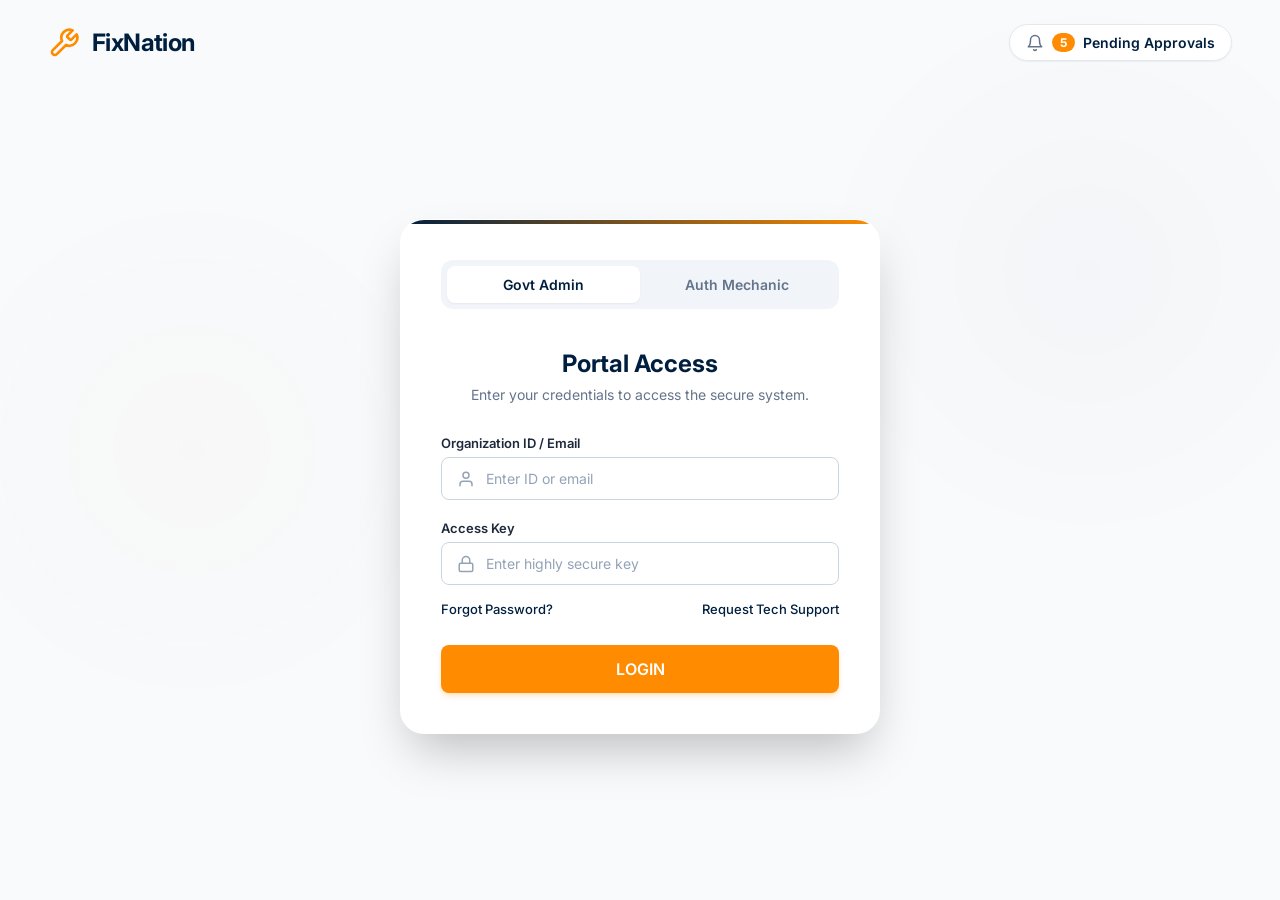
<file: index.html>
<!DOCTYPE html>
<html lang="en">
<head>
    <meta charset="UTF-8">
    <meta name="viewport" content="width=device-width, initial-scale=1.0">
    <title>FixNation | Enterprise Portal</title>
    <!-- Google Fonts: Inter -->
    <link rel="preconnect" href="https://fonts.googleapis.com">
    <link rel="preconnect" href="https://fonts.gstatic.com" crossorigin>
    <link href="https://fonts.googleapis.com/css2?family=Inter:wght@300;400;500;600;700&display=swap" rel="stylesheet">
    <!-- Link to Custom Styles -->
    <link rel="stylesheet" href="styles.css">
</head>
<body>
    <!-- Background grid layer -->
    <div class="background-grid"></div>

    <!-- Header Section -->
    <header class="header">
        <div class="brand">
            <svg class="brand-logo" viewBox="0 0 24 24" fill="none" stroke="currentColor" stroke-width="2" stroke-linecap="round" stroke-linejoin="round">
                <path d="M14.7 6.3a1 1 0 0 0 0 1.4l1.6 1.6a1 1 0 0 0 1.4 0l3.77-3.77a6 6 0 0 1-7.94 7.94l-6.91 6.91a2.12 2.12 0 0 1-3-3l6.91-6.91a6 6 0 0 1 7.94-7.94l-3.76 3.76z"></path>
            </svg>
            <span class="brand-text">FixNation</span>
        </div>
        
        <div class="header-actions">
            <div class="notification-badge" title="5 Pending Requests" id="adminNotification">
                <svg viewBox="0 0 24 24" fill="none" stroke="currentColor" stroke-width="2" stroke-linecap="round" stroke-linejoin="round">
                    <path d="M18 8A6 6 0 0 0 6 8c0 7-3 9-3 9h18s-3-2-3-9"></path>
                    <path d="M13.73 21a2 2 0 0 1-3.46 0"></path>
                </svg>
                <span class="badge-count">5</span>
                <span class="badge-text" id="adminBadgeText">Pending Approvals</span>
            </div>
        </div>
    </header>

    <!-- Main Content Area -->
    <main class="main-container">
        <div class="access-card">
            
            <!-- Segmented Control for Role -->
            <div class="role-selector">
                <input type="radio" id="role-admin" name="role" value="admin" checked>
                <label for="role-admin" class="role-option left-option">Govt Admin</label>
                
                <input type="radio" id="role-mechanic" name="role" value="mechanic">
                <label for="role-mechanic" class="role-option right-option">Auth Mechanic</label>
                
                <div class="role-slider"></div>
            </div>

            <!-- LOGIN VIEW -->
            <div id="login-view" class="view-section active">
                <div class="form-header">
                    <h2>Portal Access</h2>
                    <p>Enter your credentials to access the secure system.</p>
                </div>
                
                <form class="auth-form" id="loginForm">
                    <div class="input-group">
                        <label for="login-id">Organization ID / Email</label>
                        <div class="input-wrapper">
                            <svg class="input-icon" viewBox="0 0 24 24" fill="none" stroke="currentColor" stroke-width="2" stroke-linecap="round" stroke-linejoin="round"><path d="M20 21v-2a4 4 0 0 0-4-4H8a4 4 0 0 0-4 4v2"></path><circle cx="12" cy="7" r="4"></circle></svg>
                            <input type="text" id="login-id" placeholder="Enter ID or email" required>
                        </div>
                    </div>
                    
                    <div class="input-group">
                        <label for="login-key">Access Key</label>
                        <div class="input-wrapper">
                            <svg class="input-icon" viewBox="0 0 24 24" fill="none" stroke="currentColor" stroke-width="2" stroke-linecap="round" stroke-linejoin="round"><rect x="3" y="11" width="18" height="11" rx="2" ry="2"></rect><path d="M7 11V7a5 5 0 0 1 10 0v4"></path></svg>
                            <input type="password" id="login-key" placeholder="Enter highly secure key" required>
                        </div>
                    </div>

                    <div class="form-options">
                        <a href="#" class="text-link">Forgot Password?</a>
                        <a href="#" class="text-link">Request Tech Support</a>
                    </div>
                    
                    <button type="submit" class="btn-primary">LOGIN</button>
                </form>

                <div class="new-here-section hidden" id="newMechanicSection">
                    <p class="divider"><span>New here?</span></p>
                    <button type="button" class="btn-text" id="btnGoToSignup">Register as a Verified Technician</button>
                </div>
            </div>

            <!-- SIGNUP VIEW -->
            <div id="signup-view" class="view-section">
                <div class="form-header">
                    <button type="button" class="btn-back" id="btnBackToLogin">
                        <svg viewBox="0 0 24 24" fill="none" stroke="currentColor" stroke-width="2" stroke-linecap="round" stroke-linejoin="round"><line x1="19" y1="12" x2="5" y2="12"></line><polyline points="12 19 5 12 12 5"></polyline></svg>
                    </button>
                    <h2>Technician Onboarding</h2>
                    <p>Apply for authorization.</p>
                </div>

                <form class="auth-form" id="signupForm">
                    <div class="input-group">
                        <label for="signup-name">Full Name</label>
                        <input type="text" id="signup-name" placeholder="As per official documents" required>
                    </div>

                    <div class="input-row">
                        <div class="input-group">
                            <label for="signup-phone">Phone Number</label>
                            <input type="tel" id="signup-phone" placeholder="10-digit number" required>
                        </div>
                        <div class="input-group">
                            <label for="signup-aadhaar">Aadhaar ID</label>
                            <input type="text" id="signup-aadhaar" placeholder="12-digit ID" required>
                        </div>
                    </div>

                    <div class="input-group">
                        <label>Supporting Documents</label>
                        <div class="upload-zone" id="documentUploadZone">
                            <svg class="upload-icon" viewBox="0 0 24 24" fill="none" stroke="currentColor" stroke-width="2" stroke-linecap="round" stroke-linejoin="round"><path d="M21 15v4a2 2 0 0 1-2 2H5a2 2 0 0 1-2-2v-4"></path><polyline points="17 8 12 3 7 8"></polyline><line x1="12" y1="3" x2="12" y2="15"></line></svg>
                            <p class="upload-text"><strong>Drag & Drop</strong> or <span class="browse-link">Browse</span></p>
                            <p class="upload-hint">Upload ITI/Diploma Certificate & Govt ID (PDF, JPG)</p>
                            <input type="file" id="fileUpload" class="file-input" multiple accept=".pdf,.jpg,.jpeg,.png">
                        </div>
                        <ul class="file-list" id="fileList"></ul>
                    </div>

                    <div class="verification-badge">
                        <svg viewBox="0 0 24 24" fill="none" stroke="currentColor" stroke-width="2" stroke-linecap="round" stroke-linejoin="round"><path d="M12 22s8-4 8-10V5l-8-3-8 3v7c0 6 8 10 8 10z"></path></svg>
                        <span>Identity will be verified via Government Audit</span>
                    </div>

                    <button type="submit" class="btn-secondary">Submit for Verification</button>
                </form>
            </div>
            
        </div>
    </main>

    <!-- Scripts -->
    <script src="script.js"></script>
</body>
</html>
</file>
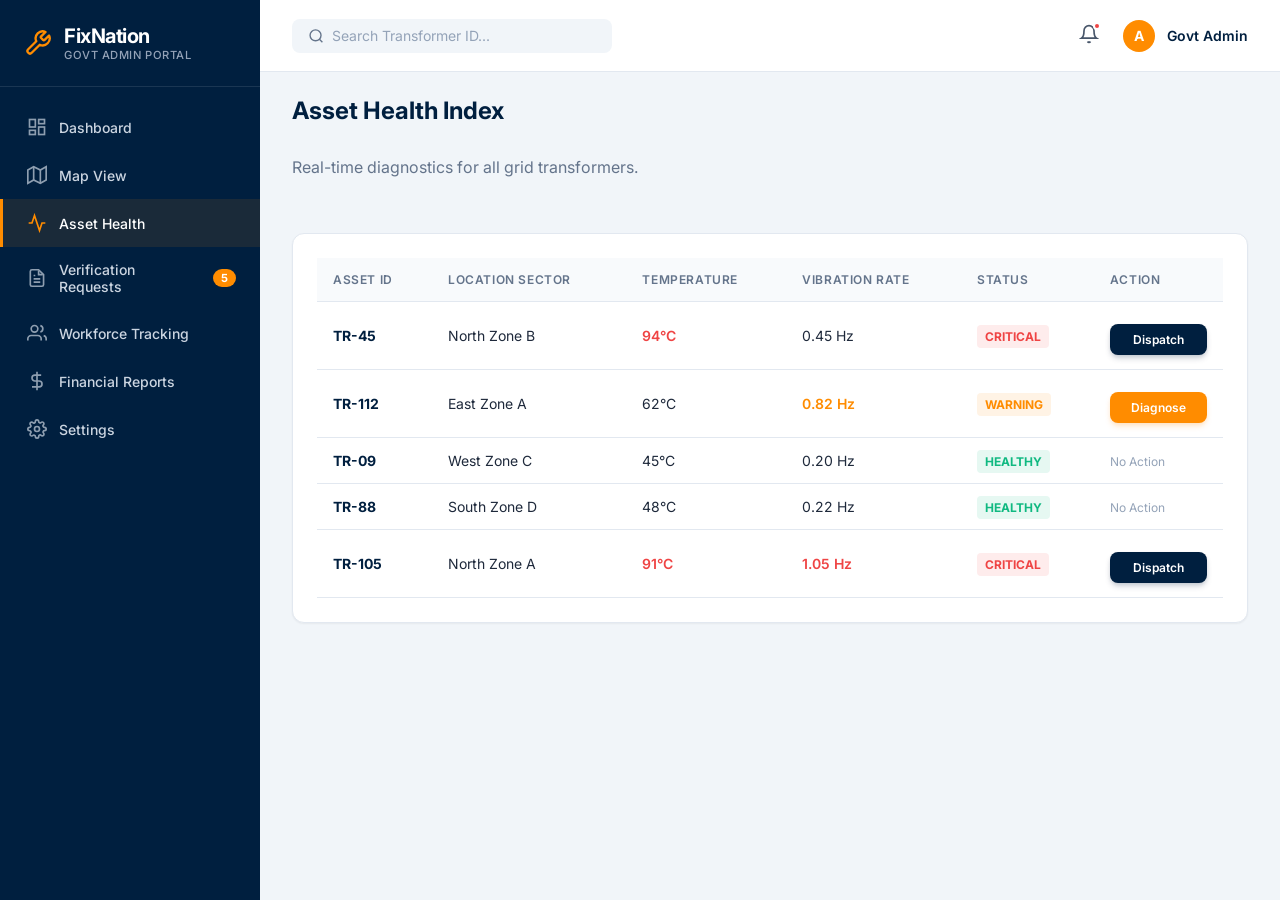
<file: asset-health.html>
<!DOCTYPE html>
<html lang="en">
<head>
    <meta charset="UTF-8">
    <meta name="viewport" content="width=device-width, initial-scale=1.0">
    <title>FixNation | Asset Health</title>
    <link rel="preconnect" href="https://fonts.googleapis.com">
    <link rel="preconnect" href="https://fonts.gstatic.com" crossorigin>
    <link href="https://fonts.googleapis.com/css2?family=Inter:wght@300;400;500;600;700&display=swap" rel="stylesheet">
    <link rel="stylesheet" href="styles.css">
</head>
<body class="dashboard-body">

    <!-- SIDEBAR -->
    <aside class="sidebar">
        <!-- Brand -->
        <div class="sidebar-brand">
            <svg class="brand-logo" viewBox="0 0 24 24" fill="none" stroke="currentColor" stroke-width="2" stroke-linecap="round" stroke-linejoin="round">
                <path d="M14.7 6.3a1 1 0 0 0 0 1.4l1.6 1.6a1 1 0 0 0 1.4 0l3.77-3.77a6 6 0 0 1-7.94 7.94l-6.91 6.91a2.12 2.12 0 0 1-3-3l6.91-6.91a6 6 0 0 1 7.94-7.94l-3.76 3.76z"></path>
            </svg>
            <div class="brand-titles">
                <span class="brand-text">FixNation</span>
                <span class="brand-sub">Govt Admin Portal</span>
            </div>
        </div>
        
        <!-- Navigation -->
        <nav class="sidebar-nav">
            <a href="dashboard.html" class="nav-item">
                <svg viewBox="0 0 24 24" fill="none" stroke="currentColor" stroke-width="2"><rect x="3" y="3" width="7" height="9"></rect><rect x="14" y="3" width="7" height="5"></rect><rect x="14" y="12" width="7" height="9"></rect><rect x="3" y="16" width="7" height="5"></rect></svg>
                Dashboard
            </a>
            <a href="map-view.html" class="nav-item">
                <svg viewBox="0 0 24 24" fill="none" stroke="currentColor" stroke-width="2"><polygon points="1 6 1 22 8 18 16 22 23 18 23 2 16 6 8 2 1 6"></polygon><line x1="8" y1="2" x2="8" y2="18"></line><line x1="16" y1="6" x2="16" y2="22"></line></svg>
                Map View
            </a>
            <a href="asset-health.html" class="nav-item active">
                <svg viewBox="0 0 24 24" fill="none" stroke="currentColor" stroke-width="2"><path d="M22 12h-4l-3 9L9 3l-3 9H2"></path></svg>
                Asset Health
            </a>
            <a href="verifications.html" class="nav-item">
                <svg viewBox="0 0 24 24" fill="none" stroke="currentColor" stroke-width="2"><path d="M14 2H6a2 2 0 0 0-2 2v16c0 1.1.9 2 2 2h12a2 2 0 0 0 2-2V8l-6-6z"></path><path d="M14 3v5h5M16 13H8M16 17H8M10 9H8"></path></svg>
                Verification Requests <span class="nav-badge">5</span>
            </a>
            <a href="workforce.html" class="nav-item">
                <svg viewBox="0 0 24 24" fill="none" stroke="currentColor" stroke-width="2"><path d="M17 21v-2a4 4 0 0 0-4-4H5a4 4 0 0 0-4 4v2"></path><circle cx="9" cy="7" r="4"></circle><path d="M23 21v-2a4 4 0 0 0-3-3.87"></path><path d="M16 3.13a4 4 0 0 1 0 7.75"></path></svg>
                Workforce Tracking
            </a>
            <a href="financial.html" class="nav-item">
                <svg viewBox="0 0 24 24" fill="none" stroke="currentColor" stroke-width="2"><line x1="12" y1="1" x2="12" y2="23"></line><path d="M17 5H9.5a3.5 3.5 0 0 0 0 7h5a3.5 3.5 0 0 1 0 7H6"></path></svg>
                Financial Reports
            </a>
            <a href="settings.html" class="nav-item">
                <svg viewBox="0 0 24 24" fill="none" stroke="currentColor" stroke-width="2"><circle cx="12" cy="12" r="3"></circle><path d="M19.4 15a1.65 1.65 0 0 0 .33 1.82l.06.06a2 2 0 0 1 0 2.83 2 2 0 0 1-2.83 0l-.06-.06a1.65 1.65 0 0 0-1.82-.33 1.65 1.65 0 0 0-1 1.51V21a2 2 0 0 1-2 2 2 2 0 0 1-2-2v-.09A1.65 1.65 0 0 0 9 19.4a1.65 1.65 0 0 0-1.82.33l-.06.06a2 2 0 0 1-2.83 0 2 2 0 0 1 0-2.83l.06-.06a1.65 1.65 0 0 0 .33-1.82 1.65 1.65 0 0 0-1.51-1H3a2 2 0 0 1-2-2 2 2 0 0 1 2-2h.09A1.65 1.65 0 0 0 4.6 9a1.65 1.65 0 0 0-.33-1.82l-.06-.06a2 2 0 0 1 0-2.83 2 2 0 0 1 2.83 0l.06.06a1.65 1.65 0 0 0 1.82.33H9a1.65 1.65 0 0 0 1-1.51V3a2 2 0 0 1 2-2 2 2 0 0 1 2 2v.09a1.65 1.65 0 0 0 1 1.51 1.65 1.65 0 0 0 1.82-.33l.06-.06a2 2 0 0 1 2.83 0 2 2 0 0 1 0 2.83l-.06.06a1.65 1.65 0 0 0-.33 1.82V9a1.65 1.65 0 0 0 1.51 1H21a2 2 0 0 1 2 2 2 2 0 0 1-2 2h-.09a1.65 1.65 0 0 0-1.51 1z"></path></svg>
                Settings
            </a>
        </nav>
    </aside>

    <!-- MAIN HTML -->
    <div class="main-content">
        <header class="dash-header">
            <div class="search-bar">
                <svg viewBox="0 0 24 24" fill="none" stroke="currentColor" stroke-width="2"><circle cx="11" cy="11" r="8"></circle><line x1="21" y1="21" x2="16.65" y2="16.65"></line></svg>
                <input type="text" placeholder="Search Transformer ID...">
            </div>
            <div class="header-tools">
                <div class="dash-bell">
                    <svg viewBox="0 0 24 24" fill="none" stroke="currentColor" stroke-width="2"><path d="M18 8A6 6 0 0 0 6 8c0 7-3 9-3 9h18s-3-2-3-9"></path><path d="M13.73 21a2 2 0 0 1-3.46 0"></path></svg>
                    <span class="bell-dot"></span>
                </div>
                <div class="admin-profile">
                    <div class="profile-icon">A</div>
                    <span class="profile-name">Govt Admin</span>
                </div>
            </div>
        </header>

        <div class="dashboard-scroll-area">
            <h1 style="color:var(--color-navy); font-size:1.5rem; margin-bottom: 0.5rem;">Asset Health Index</h1>
            <p style="color:var(--color-gray-500); margin-bottom: 2rem;">Real-time diagnostics for all grid transformers.</p>

            <div class="card-panel">
                <div class="table-responsive">
                    <table class="data-table">
                        <thead>
                            <tr>
                                <th>Asset ID</th>
                                <th>Location Sector</th>
                                <th>Temperature</th>
                                <th>Vibration Rate</th>
                                <th>Status</th>
                                <th>Action</th>
                            </tr>
                        </thead>
                        <tbody>
                            <tr>
                                <td><strong style="color:var(--color-navy);">TR-45</strong></td>
                                <td>North Zone B</td>
                                <td style="color:#ef4444; font-weight:600;">94°C</td>
                                <td>0.45 Hz</td>
                                <td><span style="background:rgba(239,68,68,0.1); color:#ef4444; padding:0.25rem 0.5rem; border-radius:4px; font-size:0.75rem; font-weight:700;">CRITICAL</span></td>
                                <td><button class="btn-secondary" style="font-size:0.75rem; padding:0.5rem;">Dispatch</button></td>
                            </tr>
                            <tr>
                                <td><strong style="color:var(--color-navy);">TR-112</strong></td>
                                <td>East Zone A</td>
                                <td>62°C</td>
                                <td style="color:var(--color-orange); font-weight:600;">0.82 Hz</td>
                                <td><span style="background:rgba(255,140,0,0.1); color:var(--color-orange); padding:0.25rem 0.5rem; border-radius:4px; font-size:0.75rem; font-weight:700;">WARNING</span></td>
                                <td><button class="btn-primary" style="font-size:0.75rem; padding:0.5rem;">Diagnose</button></td>
                            </tr>
                            <tr>
                                <td><strong style="color:var(--color-navy);">TR-09</strong></td>
                                <td>West Zone C</td>
                                <td>45°C</td>
                                <td>0.20 Hz</td>
                                <td><span style="background:rgba(16,185,129,0.1); color:#10b981; padding:0.25rem 0.5rem; border-radius:4px; font-size:0.75rem; font-weight:700;">HEALTHY</span></td>
                                <td><span style="color:var(--color-gray-400); font-size:0.75rem;">No Action</span></td>
                            </tr>
                            <tr>
                                <td><strong style="color:var(--color-navy);">TR-88</strong></td>
                                <td>South Zone D</td>
                                <td>48°C</td>
                                <td>0.22 Hz</td>
                                <td><span style="background:rgba(16,185,129,0.1); color:#10b981; padding:0.25rem 0.5rem; border-radius:4px; font-size:0.75rem; font-weight:700;">HEALTHY</span></td>
                                <td><span style="color:var(--color-gray-400); font-size:0.75rem;">No Action</span></td>
                            </tr>
                            <tr>
                                <td><strong style="color:var(--color-navy);">TR-105</strong></td>
                                <td>North Zone A</td>
                                <td style="color:#ef4444; font-weight:600;">91°C</td>
                                <td style="color:#ef4444; font-weight:600;">1.05 Hz</td>
                                <td><span style="background:rgba(239,68,68,0.1); color:#ef4444; padding:0.25rem 0.5rem; border-radius:4px; font-size:0.75rem; font-weight:700;">CRITICAL</span></td>
                                <td><button class="btn-secondary" style="font-size:0.75rem; padding:0.5rem;">Dispatch</button></td>
                            </tr>
                        </tbody>
                    </table>
                </div>
            </div>
        </div>
    </div>
</body>
</html>
</file>
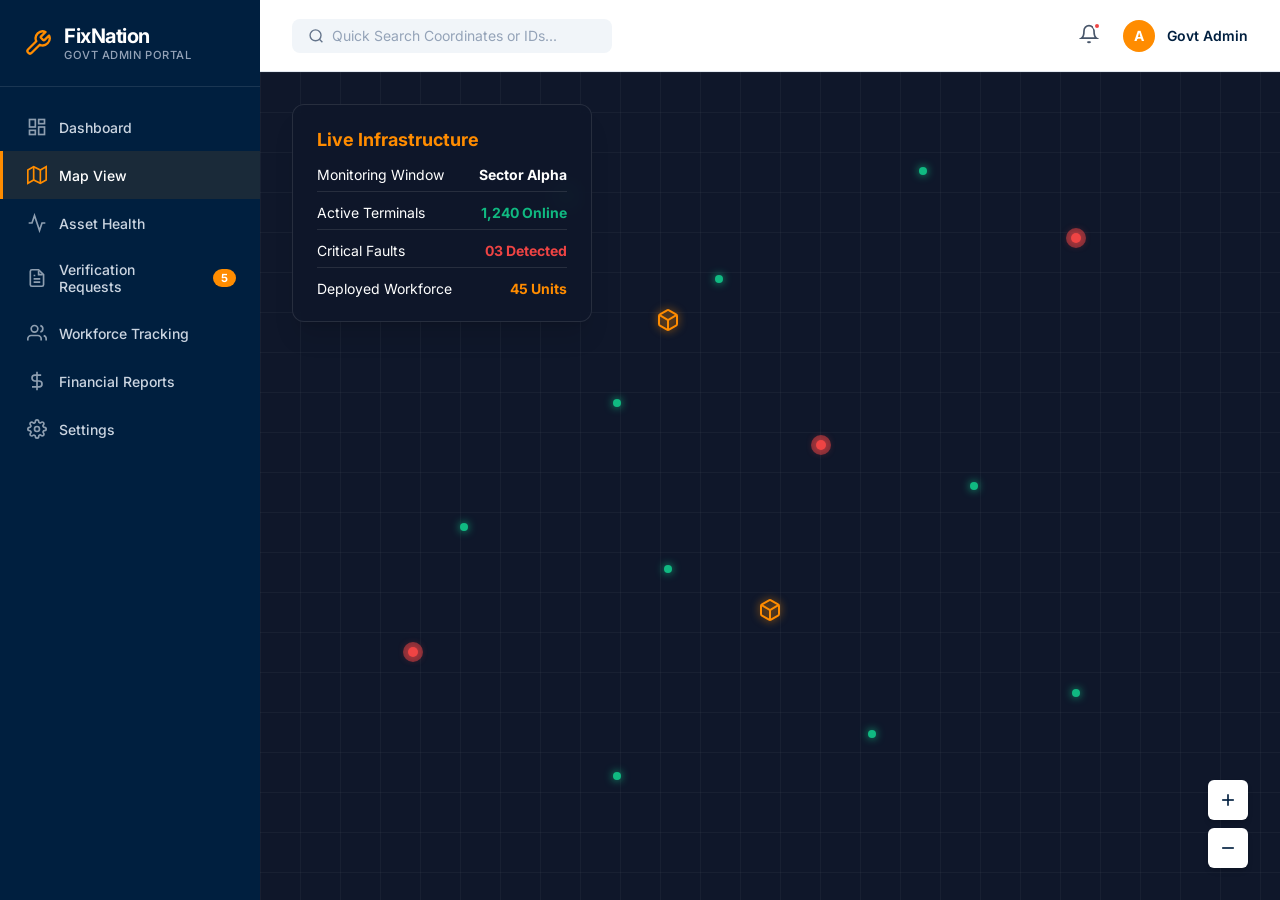
<file: map-view.html>
<!DOCTYPE html>
<html lang="en">
<head>
    <meta charset="UTF-8">
    <meta name="viewport" content="width=device-width, initial-scale=1.0">
    <title>FixNation | Map View</title>
    <link rel="preconnect" href="https://fonts.googleapis.com">
    <link rel="preconnect" href="https://fonts.gstatic.com" crossorigin>
    <link href="https://fonts.googleapis.com/css2?family=Inter:wght@300;400;500;600;700&display=swap" rel="stylesheet">
    <link rel="stylesheet" href="styles.css">
    <style>
        /* Specific overrides for immersive map view */
        .dashboard-scroll-area.no-padding {
            padding: 0;
            display: flex;
        }
        .full-map-wrap {
            flex: 1;
            position: relative;
            background-color: #0f172a;
            overflow: hidden;
        }
        .map-bg-full {
            position: absolute;
            top: 0; left: 0; width: 100%; height: 100%;
            opacity: 0.2;
            background-image: 
                linear-gradient(rgba(255,255,255,0.2) 1px, transparent 1px),
                linear-gradient(90deg, rgba(255,255,255,0.2) 1px, transparent 1px);
            background-size: 40px 40px;
        }
        .map-hud {
            position: absolute;
            top: 2rem;
            left: 2rem;
            background: rgba(15, 23, 42, 0.85);
            backdrop-filter: blur(10px);
            border: 1px solid rgba(255,255,255,0.1);
            border-radius: var(--radius-lg);
            padding: 1.5rem;
            color: white;
            width: 300px;
            box-shadow: var(--shadow-xl);
            z-index: 10;
        }
        .map-hud h2 {
            font-size: 1.125rem;
            margin-bottom: 1rem;
            color: var(--color-orange);
        }
        .hud-stat {
            display: flex;
            justify-content: space-between;
            margin-bottom: 0.75rem;
            font-size: 0.875rem;
            border-bottom: 1px solid rgba(255,255,255,0.1);
            padding-bottom: 0.5rem;
        }
        .hud-stat:last-child {
            border-bottom: none;
            margin-bottom: 0;
            padding-bottom: 0;
        }
        .map-zoom-controls {
            position: absolute;
            bottom: 2rem;
            right: 2rem;
            display: flex;
            flex-direction: column;
            gap: 0.5rem;
            z-index: 10;
        }
        .map-btn {
            background: var(--color-white);
            border: none;
            width: 40px;
            height: 40px;
            border-radius: var(--radius-sm);
            display: flex;
            align-items: center;
            justify-content: center;
            cursor: pointer;
            box-shadow: var(--shadow-md);
            color: var(--color-navy);
            transition: all 0.2s;
        }
        .map-btn:hover {
            background: var(--color-gray-100);
            color: var(--color-orange);
        }
    </style>
</head>
<body class="dashboard-body">

    <!-- SIDEBAR -->
    <aside class="sidebar">
        <div class="sidebar-brand">
            <svg class="brand-logo" viewBox="0 0 24 24" fill="none" stroke="currentColor" stroke-width="2" stroke-linecap="round" stroke-linejoin="round">
                <path d="M14.7 6.3a1 1 0 0 0 0 1.4l1.6 1.6a1 1 0 0 0 1.4 0l3.77-3.77a6 6 0 0 1-7.94 7.94l-6.91 6.91a2.12 2.12 0 0 1-3-3l6.91-6.91a6 6 0 0 1 7.94-7.94l-3.76 3.76z"></path>
            </svg>
            <div class="brand-titles">
                <span class="brand-text">FixNation</span>
                <span class="brand-sub">Govt Admin Portal</span>
            </div>
        </div>
        
        <nav class="sidebar-nav">
            <a href="dashboard.html" class="nav-item">
                <svg viewBox="0 0 24 24" fill="none" stroke="currentColor" stroke-width="2"><rect x="3" y="3" width="7" height="9"></rect><rect x="14" y="3" width="7" height="5"></rect><rect x="14" y="12" width="7" height="9"></rect><rect x="3" y="16" width="7" height="5"></rect></svg>
                Dashboard
            </a>
            <a href="map-view.html" class="nav-item active">
                <svg viewBox="0 0 24 24" fill="none" stroke="currentColor" stroke-width="2"><polygon points="1 6 1 22 8 18 16 22 23 18 23 2 16 6 8 2 1 6"></polygon><line x1="8" y1="2" x2="8" y2="18"></line><line x1="16" y1="6" x2="16" y2="22"></line></svg>
                Map View
            </a>
            <a href="asset-health.html" class="nav-item">
                <svg viewBox="0 0 24 24" fill="none" stroke="currentColor" stroke-width="2"><path d="M22 12h-4l-3 9L9 3l-3 9H2"></path></svg>
                Asset Health
            </a>
            <a href="verifications.html" class="nav-item">
                <svg viewBox="0 0 24 24" fill="none" stroke="currentColor" stroke-width="2"><path d="M14 2H6a2 2 0 0 0-2 2v16c0 1.1.9 2 2 2h12a2 2 0 0 0 2-2V8l-6-6z"></path><path d="M14 3v5h5M16 13H8M16 17H8M10 9H8"></path></svg>
                Verification Requests <span class="nav-badge">5</span>
            </a>
            <a href="workforce.html" class="nav-item">
                <svg viewBox="0 0 24 24" fill="none" stroke="currentColor" stroke-width="2"><path d="M17 21v-2a4 4 0 0 0-4-4H5a4 4 0 0 0-4 4v2"></path><circle cx="9" cy="7" r="4"></circle><path d="M23 21v-2a4 4 0 0 0-3-3.87"></path><path d="M16 3.13a4 4 0 0 1 0 7.75"></path></svg>
                Workforce Tracking
            </a>
            <a href="financial.html" class="nav-item">
                <svg viewBox="0 0 24 24" fill="none" stroke="currentColor" stroke-width="2"><line x1="12" y1="1" x2="12" y2="23"></line><path d="M17 5H9.5a3.5 3.5 0 0 0 0 7h5a3.5 3.5 0 0 1 0 7H6"></path></svg>
                Financial Reports
            </a>
            <a href="settings.html" class="nav-item">
                <svg viewBox="0 0 24 24" fill="none" stroke="currentColor" stroke-width="2"><circle cx="12" cy="12" r="3"></circle><path d="M19.4 15a1.65 1.65 0 0 0 .33 1.82l.06.06a2 2 0 0 1 0 2.83 2 2 0 0 1-2.83 0l-.06-.06a1.65 1.65 0 0 0-1.82-.33 1.65 1.65 0 0 0-1 1.51V21a2 2 0 0 1-2 2 2 2 0 0 1-2-2v-.09A1.65 1.65 0 0 0 9 19.4a1.65 1.65 0 0 0-1.82.33l-.06.06a2 2 0 0 1-2.83 0 2 2 0 0 1 0-2.83l.06-.06a1.65 1.65 0 0 0 .33-1.82 1.65 1.65 0 0 0-1.51-1H3a2 2 0 0 1-2-2 2 2 0 0 1 2-2h.09A1.65 1.65 0 0 0 4.6 9a1.65 1.65 0 0 0-.33-1.82l-.06-.06a2 2 0 0 1 0-2.83 2 2 0 0 1 2.83 0l.06.06a1.65 1.65 0 0 0 1.82.33H9a1.65 1.65 0 0 0 1-1.51V3a2 2 0 0 1 2-2 2 2 0 0 1 2 2v.09a1.65 1.65 0 0 0 1 1.51 1.65 1.65 0 0 0 1.82-.33l.06-.06a2 2 0 0 1 2.83 0 2 2 0 0 1 0 2.83l-.06.06a1.65 1.65 0 0 0-.33 1.82V9a1.65 1.65 0 0 0 1.51 1H21a2 2 0 0 1 2 2 2 2 0 0 1-2 2h-.09a1.65 1.65 0 0 0-1.51 1z"></path></svg>
                Settings
            </a>
        </nav>
    </aside>

    <!-- MAIN DASHBOARD AREA -->
    <div class="main-content">
        
        <!-- HEADER -->
        <header class="dash-header">
            <div class="search-bar">
                <svg viewBox="0 0 24 24" fill="none" stroke="currentColor" stroke-width="2"><circle cx="11" cy="11" r="8"></circle><line x1="21" y1="21" x2="16.65" y2="16.65"></line></svg>
                <input type="text" placeholder="Quick Search Coordinates or IDs...">
            </div>
            <div class="header-tools">
                <div class="dash-bell">
                    <svg viewBox="0 0 24 24" fill="none" stroke="currentColor" stroke-width="2"><path d="M18 8A6 6 0 0 0 6 8c0 7-3 9-3 9h18s-3-2-3-9"></path><path d="M13.73 21a2 2 0 0 1-3.46 0"></path></svg>
                    <span class="bell-dot"></span>
                </div>
                <div class="admin-profile">
                    <div class="profile-icon">A</div>
                    <span class="profile-name">Govt Admin</span>
                </div>
            </div>
        </header>

        <div class="dashboard-scroll-area no-padding">
            <!-- FULL MAP VIEW -->
            <div class="full-map-wrap">
                <div class="map-bg-full"></div>
                
                <div class="map-hud">
                    <h2>Live Infrastructure</h2>
                    <div class="hud-stat">
                        <span>Monitoring Window</span>
                        <strong>Sector Alpha</strong>
                    </div>
                    <div class="hud-stat">
                        <span>Active Terminals</span>
                        <strong style="color:#10b981;">1,240 Online</strong>
                    </div>
                    <div class="hud-stat">
                        <span>Critical Faults</span>
                        <strong style="color:#ef4444;">03 Detected</strong>
                    </div>
                    <div class="hud-stat">
                        <span>Deployed Workforce</span>
                        <strong style="color:var(--color-orange);">45 Units</strong>
                    </div>
                </div>

                <!-- Scattered Pins for realism -->
                <div class="pin dot-green" style="top: 15%; left: 30%;"></div>
                <div class="pin dot-green" style="top: 25%; left: 45%;"></div>
                <div class="pin dot-green" style="top: 12%; left: 65%;"></div>
                <div class="pin dot-green" style="top: 40%; left: 35%;"></div>
                <div class="pin dot-green" style="top: 50%; left: 70%;"></div>
                <div class="pin dot-green" style="top: 60%; left: 40%;"></div>
                <div class="pin dot-green" style="top: 80%; left: 60%;"></div>
                <div class="pin dot-green" style="top: 55%; left: 20%;"></div>
                <div class="pin dot-green" style="top: 75%; left: 80%;"></div>
                <div class="pin dot-green" style="top: 85%; left: 35%;"></div>

                <div class="pin dot-red-pulse" style="top: 45%; left: 55%;"></div>
                <div class="pin dot-red-pulse" style="top: 20%; left: 80%;"></div>
                <div class="pin dot-red-pulse" style="top: 70%; left: 15%;"></div>

                <div class="pin pin-orange" style="top: 30%; left: 40%;">
                    <svg viewBox="0 0 24 24" fill="none" stroke="currentColor" stroke-width="2"><path d="M21 16V8a2 2 0 0 0-1-1.73l-7-4a2 2 0 0 0-2 0l-7 4A2 2 0 0 0 3 8v8a2 2 0 0 0 1 1.73l7 4a2 2 0 0 0 2 0l7-4A2 2 0 0 0 21 16z"></path><polyline points="3.27 6.96 12 12.01 20.73 6.96"></polyline><line x1="12" y1="22.08" x2="12" y2="12"></line></svg>
                </div>
                <div class="pin pin-orange" style="top: 65%; left: 50%;">
                    <svg viewBox="0 0 24 24" fill="none" stroke="currentColor" stroke-width="2"><path d="M21 16V8a2 2 0 0 0-1-1.73l-7-4a2 2 0 0 0-2 0l-7 4A2 2 0 0 0 3 8v8a2 2 0 0 0 1 1.73l7 4a2 2 0 0 0 2 0l7-4A2 2 0 0 0 21 16z"></path><polyline points="3.27 6.96 12 12.01 20.73 6.96"></polyline><line x1="12" y1="22.08" x2="12" y2="12"></line></svg>
                </div>

                <div class="map-zoom-controls">
                    <button class="map-btn"><svg viewBox="0 0 24 24" width="20" height="20" fill="none" stroke="currentColor" stroke-width="2"><line x1="12" y1="5" x2="12" y2="19"></line><line x1="5" y1="12" x2="19" y2="12"></line></svg></button>
                    <button class="map-btn"><svg viewBox="0 0 24 24" width="20" height="20" fill="none" stroke="currentColor" stroke-width="2"><line x1="5" y1="12" x2="19" y2="12"></line></svg></button>
                </div>
            </div>
        </div>
    </div>
</body>
</html>
</file>
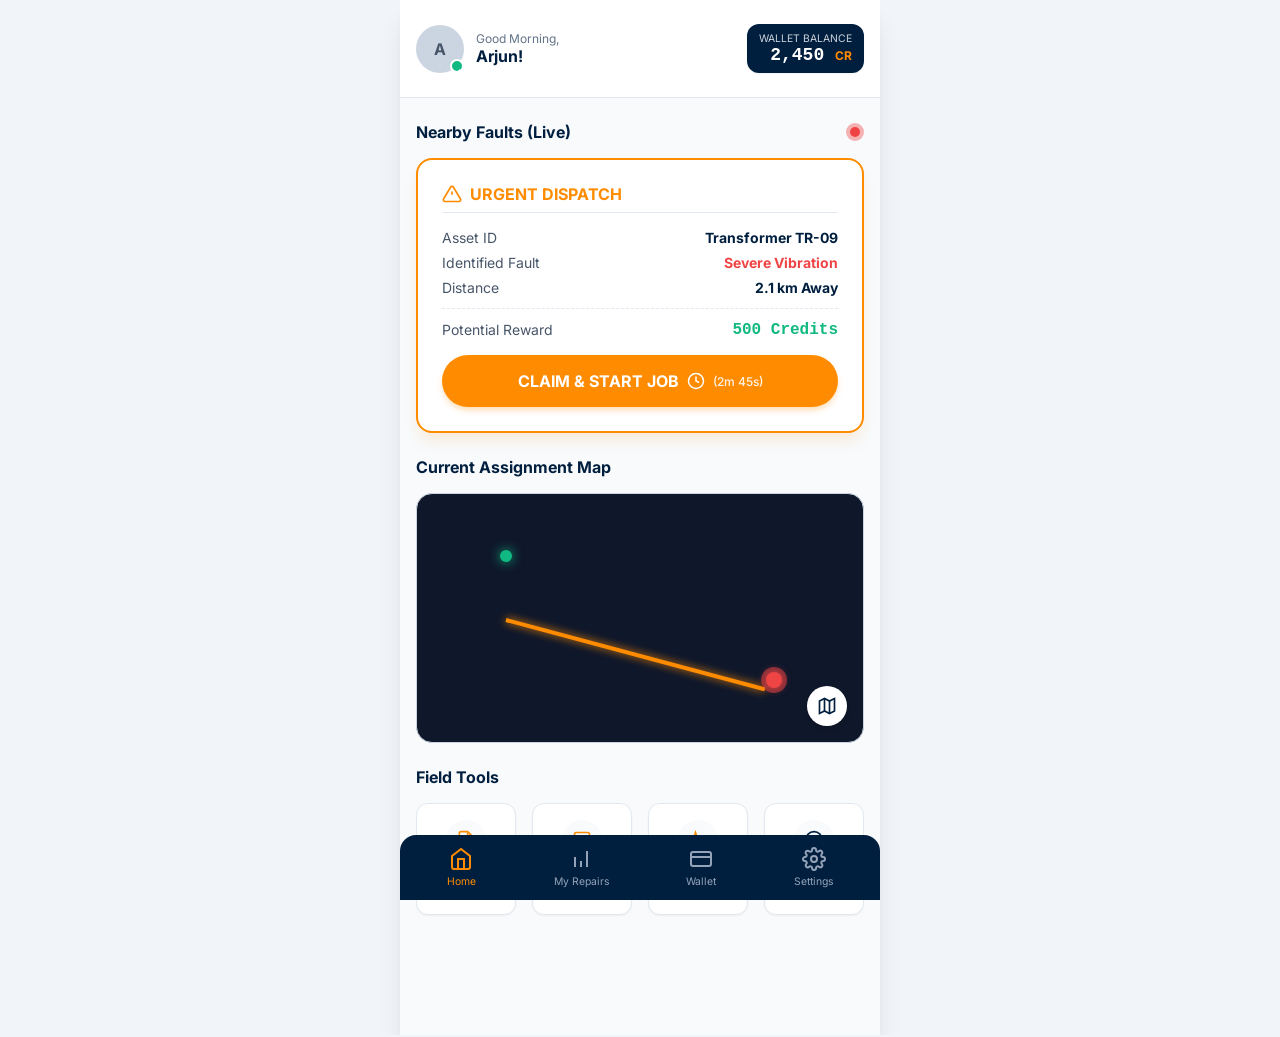
<file: mechanic-app.html>
<!DOCTYPE html>
<html lang="en">
<head>
    <meta charset="UTF-8">
    <meta name="viewport" content="width=device-width, initial-scale=1.0, maximum-scale=1.0, user-scalable=no">
    <title>FixNation | Mechanic App</title>
    <link rel="preconnect" href="https://fonts.googleapis.com">
    <link rel="preconnect" href="https://fonts.gstatic.com" crossorigin>
    <link href="https://fonts.googleapis.com/css2?family=Inter:wght@300;400;500;600;700&display=swap" rel="stylesheet">
    <link rel="stylesheet" href="styles.css">
</head>
<body class="mechanic-body">

    <div class="mobile-container">
        
        <!-- Toast Container -->
        <div id="toast-container" class="toast-container"></div>

        <!-- MODALS -->

        <!-- 1. Safety Checklist Modal -->
        <div id="modal-checklist" class="modal-overlay">
            <div class="modal-content">
                <div class="modal-header">
                    <h3 style="color:var(--color-navy); font-size:1.125rem;">Safety Checklist</h3>
                    <button class="modal-close" onclick="closeModal('modal-checklist')"><svg viewBox="0 0 24 24" width="24" height="24" fill="none" stroke="currentColor" stroke-width="2"><line x1="18" y1="6" x2="6" y2="18"></line><line x1="6" y1="6" x2="18" y2="18"></line></svg></button>
                </div>
                <div style="margin-bottom:1.5rem;">
                    <label class="check-item"><input type="checkbox" class="safety-chk"> <span>Hard Hat & Safety Visor</span></label>
                    <label class="check-item"><input type="checkbox" class="safety-chk"> <span>Insulated Safety Gloves (Class 2)</span></label>
                    <label class="check-item"><input type="checkbox" class="safety-chk"> <span>Arc-Flash Protective Suit</span></label>
                    <label class="check-item" style="border-bottom:none;"><input type="checkbox" class="safety-chk"> <span>Voltage Detector Verified</span></label>
                </div>
                <button class="btn-pay" id="btn-submit-safety" style="width:100%; opacity:0.5;" disabled>CONFIRM SAFETY GEAR</button>
            </div>
        </div>

        <!-- 2. Hidden File Input for Upload Photo -->
        <input type="file" id="camera-input" accept="image/*" capture="environment" style="display:none;">

        <!-- 3. Live Support Chat Modal -->
        <div id="modal-chat" class="modal-overlay">
            <div class="modal-content">
                <div class="modal-header">
                    <h3 style="color:var(--color-navy); font-size:1.125rem;">Live Support</h3>
                    <button class="modal-close" onclick="closeModal('modal-chat')"><svg viewBox="0 0 24 24" width="24" height="24" fill="none" stroke="currentColor" stroke-width="2"><line x1="18" y1="6" x2="6" y2="18"></line><line x1="6" y1="6" x2="18" y2="18"></line></svg></button>
                </div>
                <div class="chat-box" id="chat-box">
                    <div class="chat-msg agent">Hello Arjun, this is Cmd Center. Do you need dispatch assistance?</div>
                </div>
                <div class="chat-input-row">
                    <input type="text" id="chat-input" class="chat-input" placeholder="Type a message...">
                    <button class="chat-send" id="btn-chat-send"><svg viewBox="0 0 24 24" width="18" height="18" fill="none" stroke="currentColor" stroke-width="2"><line x1="22" y1="2" x2="11" y2="13"></line><polygon points="22 2 15 22 11 13 2 9 22 2"></polygon></svg></button>
                </div>
            </div>
        </div>


        <!-- HEADER -->
        <header class="mech-header">
            <div class="mech-profile-area">
                <div class="mech-avatar">A<div class="mech-badge"><svg viewBox="0 0 24 24" stroke="white" stroke-width="3" fill="none"><polyline points="20 6 9 17 4 12"></polyline></svg></div></div>
                <div class="mech-greeting">
                    <span style="font-size:0.75rem; color:var(--color-gray-500);">Good Morning,</span>
                    <strong style="color:var(--color-navy); font-size:1rem;">Arjun!</strong>
                </div>
            </div>
            
            <div class="mech-wallet">
                <span style="font-size:0.65rem; opacity:0.8; text-transform:uppercase;">Wallet Balance</span>
                <strong style="font-size:1.125rem; font-family:monospace;">2,450 <span style="font-size:0.75rem; color:var(--color-orange);">CR</span></strong>
            </div>
        </header>

        <!-- VIEW: HOME (Feed & Map) -->
        <div id="view-Home" class="app-view active">
            <!-- AVAILABLE JOBS FEED -->
            <section class="mech-section">
                <h2 class="section-title" style="display:flex; justify-content:space-between; align-items:center;">
                    Nearby Faults (Live)
                    <span class="pulse-ring" style="width:10px; height:10px; margin-right:4px;"></span>
                </h2>
                
                <div class="alert-card">
                    <div style="display:flex; align-items:center; gap:0.5rem; color:var(--color-orange); font-weight:700; margin-bottom:1rem; border-bottom:1px solid var(--color-gray-200); padding-bottom:0.5rem;">
                        <svg viewBox="0 0 24 24" width="20" height="20" fill="none" stroke="currentColor" stroke-width="2"><path d="M10.29 3.86L1.82 18a2 2 0 0 0 1.71 3h16.94a2 2 0 0 0 1.71-3L13.71 3.86a2 2 0 0 0-3.42 0z"></path><line x1="12" y1="9" x2="12" y2="13"></line><line x1="12" y1="17" x2="12.01" y2="17"></line></svg>
                        URGENT DISPATCH
                    </div>

                    <div class="alert-row"><span>Asset ID</span><strong>Transformer TR-09</strong></div>
                    <div class="alert-row"><span>Identified Fault</span><strong style="color:#ef4444;">Severe Vibration</strong></div>
                    <div class="alert-row"><span>Distance</span><strong>2.1 km Away</strong></div>
                    <div class="alert-row" style="margin-top:0.75rem; padding-top:0.75rem; border-top:1px dashed var(--color-gray-200);">
                        <span>Potential Reward</span>
                        <strong style="color:#10b981; font-size:1rem; font-family:monospace;">500 Credits</strong>
                    </div>

                    <button class="btn-cta-large" id="btn-claim">
                        <span id="claim-text">CLAIM & START JOB</span>
                        <svg viewBox="0 0 24 24" width="18" height="18" fill="none" stroke="currentColor" stroke-width="2" id="claim-icon"><circle cx="12" cy="12" r="10"></circle><polyline points="12 6 12 12 16 14"></polyline></svg>
                        <span style="font-size:0.75rem; font-weight:500; opacity:0.9;" id="job-timer">(2m 45s)</span>
                    </button>
                </div>
            </section>

            <!-- NAVIGATION & TRACKING -->
            <section class="mech-section" style="padding-top:0;">
                <h2 class="section-title">Current Assignment Map</h2>
                <div class="route-map-widget">
                    <div class="map-bg" style="position:absolute; width:100%; height:100%; background: radial-gradient(var(--color-navy) 1px, transparent 1px); background-size:15px 15px; opacity:0.3;"></div>
                    
                    <div class="route-line" id="map-route-line"></div>
                    
                    <div class="pin dot-green" id="mech-location" style="top:25%; left:20%; width:12px; height:12px; box-shadow:0 0 12px #10b981;"></div>
                    <div class="pin dot-red-pulse" style="top:75%; left:80%; width:16px; height:16px;"></div>

                    <a href="https://maps.google.com/?q=28.7041,77.1025" target="_blank" class="open-maps-btn" title="Open in Google Maps">
                        <svg viewBox="0 0 24 24" width="20" height="20" fill="none" stroke="var(--color-navy)" stroke-width="2"><polygon points="3 6 9 3 15 6 21 3 21 18 15 21 9 18 3 21"></polygon><line x1="9" y1="3" x2="9" y2="18"></line><line x1="15" y1="6" x2="15" y2="21"></line></svg>
                    </a>
                </div>
            </section>

            <!-- VERIFICATION TOOLS -->
            <section class="mech-section" style="padding-top:0;">
                <h2 class="section-title">Field Tools</h2>
                <div class="tools-scroll">
                    
                    <div class="tool-item" id="tool-checklist" style="cursor:pointer;">
                        <div class="tool-icon">
                            <svg viewBox="0 0 24 24" width="20" height="20" fill="none" stroke="currentColor" stroke-width="2"><path d="M14 2H6a2 2 0 0 0-2 2v16c0 1.1.9 2 2 2h12a2 2 0 0 0 2-2V8l-6-6z"></path><path d="M14 3v5h5M16 13H8M16 17H8M10 9H8"></path></svg>
                        </div>
                        Safety<br>Checklist
                    </div>

                    <div class="tool-item" id="tool-camera" style="cursor:pointer;">
                        <div class="tool-icon">
                            <svg viewBox="0 0 24 24" width="20" height="20" fill="none" stroke="currentColor" stroke-width="2"><rect x="3" y="3" width="18" height="18" rx="2"></rect><circle cx="8.5" cy="8.5" r="1.5"></circle><path d="M20.4 14.5L16 10 4 20"></path></svg>
                        </div>
                        Upload<br>Photo
                    </div>

                    <div class="tool-item" id="tool-sync" style="cursor:pointer;">
                        <div class="tool-icon" id="sync-icon">
                            <svg viewBox="0 0 24 24" width="20" height="20" fill="none" stroke="currentColor" stroke-width="2"><polyline points="22 12 18 12 15 21 9 3 6 12 2 12"></polyline></svg>
                        </div>
                        <span id="sync-text">Sync<br>Sensor</span>
                    </div>

                    <div class="tool-item" id="tool-support" style="cursor:pointer;">
                        <div class="tool-icon" style="color:var(--color-navy);">
                            <svg viewBox="0 0 24 24" width="20" height="20" fill="none" stroke="currentColor" stroke-width="2"><circle cx="12" cy="12" r="10"></circle><path d="M9.09 9a3 3 0 0 1 5.83 1c0 2-3 3-3 3"></path><line x1="12" y1="17" x2="12.01" y2="17"></line></svg>
                        </div>
                        Live<br>Support
                    </div>

                </div>
            </section>
        </div>

        <!-- VIEW: MY REPAIRS -->
        <div id="view-Repairs" class="app-view mech-section">
            <h2 class="section-title">Repair History</h2>
            <div class="mock-history-item">
                <div class="alert-row"><strong>TR-05 Maintenance</strong> <span style="color:#10b981;">Completed</span></div>
                <div style="font-size:0.75rem; color:var(--color-gray-500); margin-top:0.5rem;">Yesterday, 2:30 PM</div>
            </div>
            <div class="mock-history-item">
                <div class="alert-row"><strong>TR-11 Calibration</strong> <span style="color:#10b981;">Completed</span></div>
                <div style="font-size:0.75rem; color:var(--color-gray-500); margin-top:0.5rem;">Oct 12, 10:15 AM</div>
            </div>
            <div style="text-align:center; padding:2rem; color:var(--color-gray-400); font-size:0.875rem;">End of history</div>
        </div>

        <!-- VIEW: WALLET -->
        <div id="view-Wallet" class="app-view mech-section">
            <h2 class="section-title">Earnings Ledger</h2>
            <div class="fin-card fin-card-navy" style="margin-bottom:1.5rem;">
                <div class="fin-title">Available Credits</div>
                <div class="fin-value">2,450</div>
                <button class="btn-pay" style="margin-top:1rem; width:100%;">REDEEM TO BANK</button>
            </div>
            <div class="alert-card" style="padding:1rem; border:1px solid var(--color-gray-200); animation:none; box-shadow:none;">
                <div class="alert-row"><span>Pending Payout</span> <strong>500 CR</strong></div>
                <div class="alert-row"><span>Total Earned (YTD)</span> <strong>14,200 CR</strong></div>
            </div>
        </div>

        <!-- VIEW: SETTINGS -->
        <div id="view-Settings" class="app-view mech-section">
            <h2 class="section-title">Account Settings</h2>
            <div style="background:white; border-radius:var(--radius-md); padding:1rem; border:1px solid var(--color-gray-200); display:flex; flex-direction:column; gap:1rem;">
                <div style="display:flex; justify-content:space-between; align-items:center;">
                    <span style="font-size:0.875rem; font-weight:600;">Push Notifications</span>
                    <input type="checkbox" checked style="width:1.25rem; height:1.25rem;">
                </div>
                <div style="display:flex; justify-content:space-between; align-items:center;">
                    <span style="font-size:0.875rem; font-weight:600;">Location Tracking (Live)</span>
                    <input type="checkbox" checked style="width:1.25rem; height:1.25rem;">
                </div>
                <a href="index.html" style="color:#ef4444; font-size:0.875rem; font-weight:600; text-decoration:none; margin-top:1rem; display:block; text-align:center;">Sign Out</a>
            </div>
        </div>

        <!-- BOTTOM NAVIGATION -->
        <nav class="bottom-nav" id="bottomNav">
            <a href="#" class="b-nav-item active" data-tab="Home">
                <svg viewBox="0 0 24 24" fill="none" stroke="currentColor" stroke-width="2"><path d="M3 9l9-7 9 7v11a2 2 0 0 1-2 2H5a2 2 0 0 1-2-2z"></path><polyline points="9 22 9 12 15 12 15 22"></polyline></svg>
                Home
            </a>
            <a href="#" class="b-nav-item" data-tab="Repairs">
                <svg viewBox="0 0 24 24" fill="none" stroke="currentColor" stroke-width="2"><path d="M12 20v-6M6 20V10M18 20V4"></path></svg>
                My Repairs
            </a>
            <a href="#" class="b-nav-item" data-tab="Wallet">
                <svg viewBox="0 0 24 24" fill="none" stroke="currentColor" stroke-width="2"><rect x="2" y="5" width="20" height="14" rx="2"></rect><line x1="2" y1="10" x2="22" y2="10"></line></svg>
                Wallet
            </a>
            <a href="#" class="b-nav-item" data-tab="Settings">
                <svg viewBox="0 0 24 24" fill="none" stroke="currentColor" stroke-width="2"><circle cx="12" cy="12" r="3"></circle><path d="M19.4 15a1.65 1.65 0 0 0 .33 1.82l.06.06a2 2 0 0 1 0 2.83 2 2 0 0 1-2.83 0l-.06-.06a1.65 1.65 0 0 0-1.82-.33 1.65 1.65 0 0 0-1 1.51V21a2 2 0 0 1-2 2 2 2 0 0 1-2-2v-.09A1.65 1.65 0 0 0 9 19.4a1.65 1.65 0 0 0-1.82.33l-.06.06a2 2 0 0 1-2.83 0 2 2 0 0 1 0-2.83l.06-.06a1.65 1.65 0 0 0 .33-1.82 1.65 1.65 0 0 0-1.51-1H3a2 2 0 0 1-2-2 2 2 0 0 1 2-2h.09A1.65 1.65 0 0 0 4.6 9a1.65 1.65 0 0 0-.33-1.82l-.06-.06a2 2 0 0 1 0-2.83 2 2 0 0 1 2.83 0l.06.06a1.65 1.65 0 0 0 1.82.33H9a1.65 1.65 0 0 0 1-1.51V3a2 2 0 0 1 2-2 2 2 0 0 1 2 2v.09a1.65 1.65 0 0 0 1 1.51 1.65 1.65 0 0 0 1.82-.33l.06-.06a2 2 0 0 1 2.83 0 2 2 0 0 1 0 2.83l-.06.06a1.65 1.65 0 0 0-.33 1.82V9a1.65 1.65 0 0 0 1.51 1H21a2 2 0 0 1 2 2 2 2 0 0 1-2 2h-.09a1.65 1.65 0 0 0-1.51 1z"></path></svg>
                Settings
            </a>
        </nav>
    </div>

    <script>
        // Global Modal Logic
        function openModal(id) {
            document.getElementById(id).classList.add('active');
        }
        function closeModal(id) {
            document.getElementById(id).classList.remove('active');
        }

        document.addEventListener('DOMContentLoaded', () => {

            // Toast Function
            const toastContainer = document.getElementById('toast-container');
            window.showToast = function(message, isSuccess = false) {
                const toast = document.createElement('div');
                toast.className = 'toast';
                
                const icon = isSuccess 
                    ? '<svg viewBox="0 0 24 24" width="20" height="20" fill="none" stroke="#10b981" stroke-width="2"><polyline points="20 6 9 17 4 12"></polyline></svg>'
                    : '<svg viewBox="0 0 24 24" width="20" height="20" fill="none" stroke="var(--color-orange)" stroke-width="2"><circle cx="12" cy="12" r="10"></circle><line x1="12" y1="8" x2="12" y2="12"></line><line x1="12" y1="16" x2="12.01" y2="16"></line></svg>';
                
                toast.innerHTML = icon + `<span>${message}</span>`;
                toastContainer.appendChild(toast);
                
                setTimeout(() => {
                    toast.style.opacity = '0';
                    toast.style.transform = 'translateY(-20px)';
                    toast.style.transition = 'all 0.3s ease';
                    setTimeout(() => toast.remove(), 300);
                }, 3000);
            }
            
            // Job Animation
            const btnClaim = document.getElementById('btn-claim');
            const alertCard = document.querySelector('.alert-card');
            const routeLine = document.getElementById('map-route-line');
            const mechDot = document.getElementById('mech-location');
            
            if(btnClaim) {
                btnClaim.addEventListener('click', () => {
                    if(btnClaim.disabled) return;
                    btnClaim.disabled = true;

                    document.getElementById('claim-text').textContent = "EN ROUTE TO JOB";
                    document.getElementById('job-timer').style.display = 'none';
                    document.getElementById('claim-icon').innerHTML = '<circle cx="12" cy="12" r="10"></circle><polyline points="12 16 16 12 22 8"></polyline><line x1="8" y1="12" x2="12" y2="16"></line>';
                    
                    btnClaim.style.background = '#10b981';
                    btnClaim.style.boxShadow = '0 4px 6px -1px rgba(16, 185, 129, 0.3)';
                    
                    alertCard.style.animation = 'none';
                    alertCard.style.borderColor = '#10b981';
                    
                    routeLine.classList.add('enroute');
                    mechDot.classList.add('enroute');

                    showToast('Job Dispatched! Route plotted to TR-09.', true);
                });
            }

            // --- FUNCTIONAL TOOL LOGIC ---

            // Tool 1: Safety Checklist
            document.getElementById('tool-checklist').addEventListener('click', () => {
                openModal('modal-checklist');
            });
            const safetyBoxes = document.querySelectorAll('.safety-chk');
            const btnSubmitSafety = document.getElementById('btn-submit-safety');
            safetyBoxes.forEach(box => {
                box.addEventListener('change', () => {
                    let allChecked = Array.from(safetyBoxes).every(cb => cb.checked);
                    btnSubmitSafety.disabled = !allChecked;
                    btnSubmitSafety.style.opacity = allChecked ? "1" : "0.5";
                });
            });
            btnSubmitSafety.addEventListener('click', () => {
                closeModal('modal-checklist');
                showToast('Safety Protocol Verified.', true);
            });

            // Tool 2: Camera
            const cameraInput = document.getElementById('camera-input');
            document.getElementById('tool-camera').addEventListener('click', () => {
                cameraInput.click();
            });
            cameraInput.addEventListener('change', () => {
                if(cameraInput.files.length > 0) {
                    showToast('Photo uploaded successfully.', true);
                }
            });

            // Tool 3: Sync Sensor
            const syncIcon = document.getElementById('sync-icon');
            const syncText = document.getElementById('sync-text');
            document.getElementById('tool-sync').addEventListener('click', () => {
                if(syncIcon.classList.contains('spin-anim')) return;
                
                syncIcon.innerHTML = '<svg viewBox="0 0 24 24" width="20" height="20" fill="none" stroke="currentColor" stroke-width="2"><path d="M21.5 2v6h-6M2.5 22v-6h6M2 11.5a10 10 0 0 1 18.8-4.3M22 12.5a10 10 0 0 1-18.8 4.2"/></svg>';
                syncIcon.classList.add('spin-anim');
                syncText.innerHTML = 'Syncing...<br>Please Wait';
                
                setTimeout(() => {
                    syncIcon.classList.remove('spin-anim');
                    syncIcon.style.color = '#10b981';
                    syncIcon.innerHTML = '<svg viewBox="0 0 24 24" width="20" height="20" fill="none" stroke="currentColor" stroke-width="2"><path d="M22 11.08V12a10 10 0 1 1-5.93-9.14"></path><polyline points="22 4 12 14.01 9 11.01"></polyline></svg>';
                    syncText.innerHTML = 'Sensors<br>Synced';
                    showToast('Data Synced with Headquarters.', true);
                }, 2000);
            });

            // Tool 4: Live Support
            document.getElementById('tool-support').addEventListener('click', () => {
                openModal('modal-chat');
            });
            const chatBtn = document.getElementById('btn-chat-send');
            const chatInput = document.getElementById('chat-input');
            const chatBox = document.getElementById('chat-box');
            
            chatBtn.addEventListener('click', () => {
                const text = chatInput.value.trim();
                if(!text) return;
                
                const userMsg = document.createElement('div');
                userMsg.className = 'chat-msg user';
                userMsg.textContent = text;
                chatBox.appendChild(userMsg);
                chatInput.value = '';
                chatBox.scrollTop = chatBox.scrollHeight;
                
                setTimeout(() => {
                    const replyMsg = document.createElement('div');
                    replyMsg.className = 'chat-msg agent';
                    replyMsg.textContent = "Agent: Copy that Arjun, we are tracking your dispatch.";
                    chatBox.appendChild(replyMsg);
                    chatBox.scrollTop = chatBox.scrollHeight;
                }, 1000);
            });
            
            // View Routing
            const navItems = document.querySelectorAll('.b-nav-item');
            const views = document.querySelectorAll('.app-view');
            
            navItems.forEach(item => {
                item.addEventListener('click', (e) => {
                    e.preventDefault();
                    navItems.forEach(n => n.classList.remove('active'));
                    item.classList.add('active');
                    
                    const tabName = item.getAttribute('data-tab');
                    views.forEach(view => {
                        view.classList.remove('active');
                        if (view.id === `view-${tabName}`) {
                            view.classList.add('active');
                        }
                    });
                });
            });
        });
    </script>
</body>
</html>
</file>
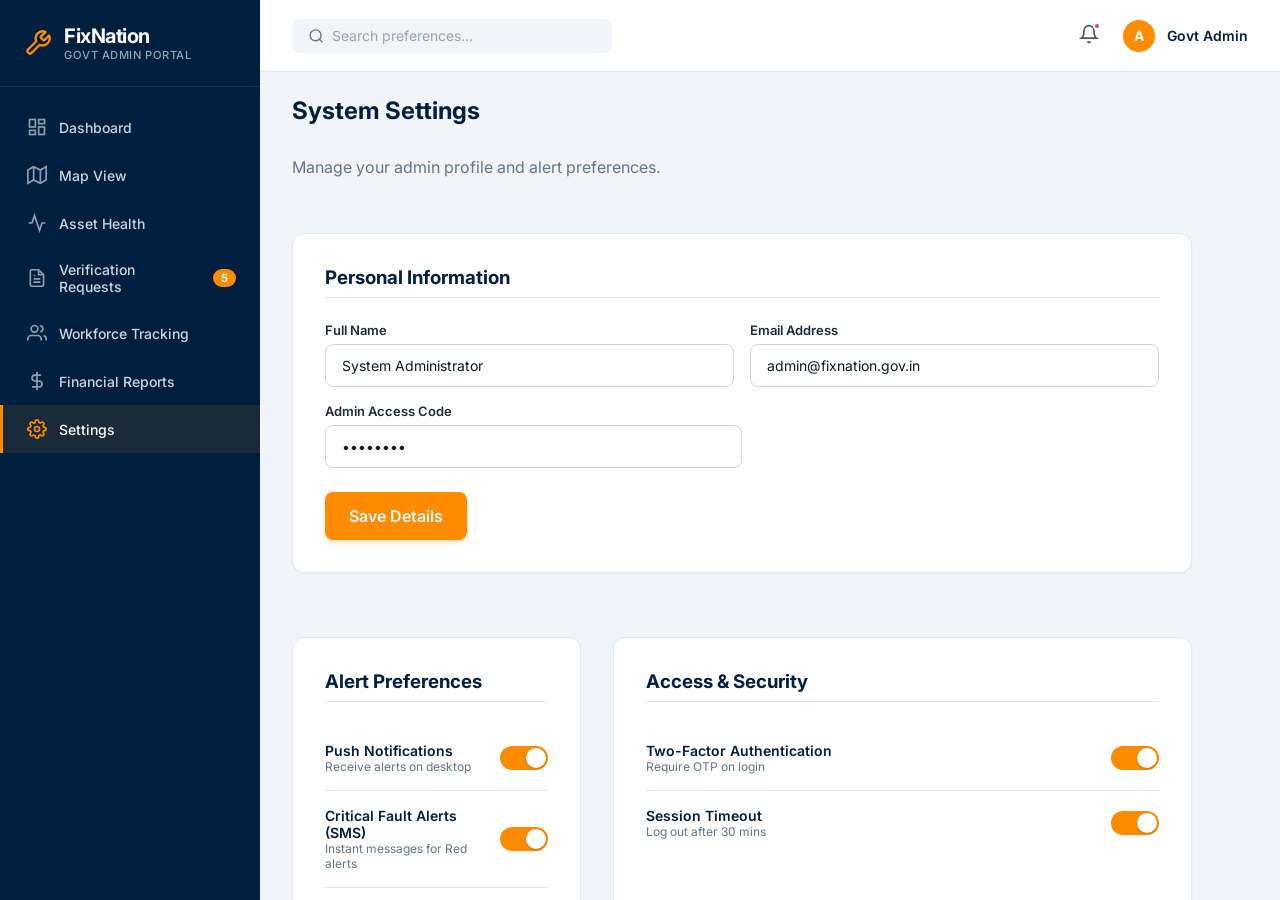
<file: settings.html>
<!DOCTYPE html>
<html lang="en">
<head>
    <meta charset="UTF-8">
    <meta name="viewport" content="width=device-width, initial-scale=1.0">
    <title>FixNation | Settings</title>
    <link rel="preconnect" href="https://fonts.googleapis.com">
    <link rel="preconnect" href="https://fonts.gstatic.com" crossorigin>
    <link href="https://fonts.googleapis.com/css2?family=Inter:wght@300;400;500;600;700&display=swap" rel="stylesheet">
    <link rel="stylesheet" href="styles.css">
    <style>
        .settings-grid {
            display: grid;
            grid-template-columns: 1fr 2fr;
            gap: 2rem;
            max-width: 900px;
        }
        .form-section {
            background: white;
            padding: 2rem;
            border-radius: var(--radius-lg);
            border: 1px solid var(--color-gray-200);
            box-shadow: var(--shadow-sm);
            margin-bottom: 2rem;
        }
        .toggle-switch {
            display: inline-flex;
            align-items: center;
            cursor: pointer;
            gap: 1rem;
        }
        .toggle-switch input { display: none; }
        .slider {
            width: 48px;
            height: 24px;
            background-color: var(--color-gray-300);
            border-radius: 999px;
            position: relative;
            transition: 0.3s;
        }
        .slider::before {
            content: '';
            position: absolute;
            width: 20px; height: 20px;
            background: white;
            border-radius: 50%;
            top: 2px; left: 2px;
            transition: 0.3s;
            box-shadow: 0 1px 3px rgba(0,0,0,0.2);
        }
        .toggle-switch input:checked + .slider { background-color: var(--color-orange); }
        .toggle-switch input:checked + .slider::before { transform: translateX(24px); }
        
        .pref-row {
            display: flex;
            justify-content: space-between;
            align-items: center;
            padding: 1rem 0;
            border-bottom: 1px solid var(--color-gray-200);
        }
        .pref-row:last-child { border-bottom: none; }
    </style>
</head>
<body class="dashboard-body">

    <!-- SIDEBAR -->
    <aside class="sidebar">
        <div class="sidebar-brand">
            <svg class="brand-logo" viewBox="0 0 24 24" fill="none" stroke="currentColor" stroke-width="2" stroke-linecap="round" stroke-linejoin="round">
                <path d="M14.7 6.3a1 1 0 0 0 0 1.4l1.6 1.6a1 1 0 0 0 1.4 0l3.77-3.77a6 6 0 0 1-7.94 7.94l-6.91 6.91a2.12 2.12 0 0 1-3-3l6.91-6.91a6 6 0 0 1 7.94-7.94l-3.76 3.76z"></path>
            </svg>
            <div class="brand-titles">
                <span class="brand-text">FixNation</span>
                <span class="brand-sub">Govt Admin Portal</span>
            </div>
        </div>
        
        <nav class="sidebar-nav">
            <a href="dashboard.html" class="nav-item">
                <svg viewBox="0 0 24 24" fill="none" stroke="currentColor" stroke-width="2"><rect x="3" y="3" width="7" height="9"></rect><rect x="14" y="3" width="7" height="5"></rect><rect x="14" y="12" width="7" height="9"></rect><rect x="3" y="16" width="7" height="5"></rect></svg>
                Dashboard
            </a>
            <a href="map-view.html" class="nav-item">
                <svg viewBox="0 0 24 24" fill="none" stroke="currentColor" stroke-width="2"><polygon points="1 6 1 22 8 18 16 22 23 18 23 2 16 6 8 2 1 6"></polygon><line x1="8" y1="2" x2="8" y2="18"></line><line x1="16" y1="6" x2="16" y2="22"></line></svg>
                Map View
            </a>
            <a href="asset-health.html" class="nav-item">
                <svg viewBox="0 0 24 24" fill="none" stroke="currentColor" stroke-width="2"><path d="M22 12h-4l-3 9L9 3l-3 9H2"></path></svg>
                Asset Health
            </a>
            <a href="verifications.html" class="nav-item">
                <svg viewBox="0 0 24 24" fill="none" stroke="currentColor" stroke-width="2"><path d="M14 2H6a2 2 0 0 0-2 2v16c0 1.1.9 2 2 2h12a2 2 0 0 0 2-2V8l-6-6z"></path><path d="M14 3v5h5M16 13H8M16 17H8M10 9H8"></path></svg>
                Verification Requests <span class="nav-badge">5</span>
            </a>
            <a href="workforce.html" class="nav-item">
                <svg viewBox="0 0 24 24" fill="none" stroke="currentColor" stroke-width="2"><path d="M17 21v-2a4 4 0 0 0-4-4H5a4 4 0 0 0-4 4v2"></path><circle cx="9" cy="7" r="4"></circle><path d="M23 21v-2a4 4 0 0 0-3-3.87"></path><path d="M16 3.13a4 4 0 0 1 0 7.75"></path></svg>
                Workforce Tracking
            </a>
            <a href="financial.html" class="nav-item">
                <svg viewBox="0 0 24 24" fill="none" stroke="currentColor" stroke-width="2"><line x1="12" y1="1" x2="12" y2="23"></line><path d="M17 5H9.5a3.5 3.5 0 0 0 0 7h5a3.5 3.5 0 0 1 0 7H6"></path></svg>
                Financial Reports
            </a>
            <a href="settings.html" class="nav-item active">
                <svg viewBox="0 0 24 24" fill="none" stroke="currentColor" stroke-width="2"><circle cx="12" cy="12" r="3"></circle><path d="M19.4 15a1.65 1.65 0 0 0 .33 1.82l.06.06a2 2 0 0 1 0 2.83 2 2 0 0 1-2.83 0l-.06-.06a1.65 1.65 0 0 0-1.82-.33 1.65 1.65 0 0 0-1 1.51V21a2 2 0 0 1-2 2 2 2 0 0 1-2-2v-.09A1.65 1.65 0 0 0 9 19.4a1.65 1.65 0 0 0-1.82.33l-.06.06a2 2 0 0 1-2.83 0 2 2 0 0 1 0-2.83l.06-.06a1.65 1.65 0 0 0 .33-1.82 1.65 1.65 0 0 0-1.51-1H3a2 2 0 0 1-2-2 2 2 0 0 1 2-2h.09A1.65 1.65 0 0 0 4.6 9a1.65 1.65 0 0 0-.33-1.82l-.06-.06a2 2 0 0 1 0-2.83 2 2 0 0 1 2.83 0l.06.06a1.65 1.65 0 0 0 1.82.33H9a1.65 1.65 0 0 0 1-1.51V3a2 2 0 0 1 2-2 2 2 0 0 1 2 2v.09a1.65 1.65 0 0 0 1 1.51 1.65 1.65 0 0 0 1.82-.33l.06-.06a2 2 0 0 1 2.83 0 2 2 0 0 1 0 2.83l-.06.06a1.65 1.65 0 0 0-.33 1.82V9a1.65 1.65 0 0 0 1.51 1H21a2 2 0 0 1 2 2 2 2 0 0 1-2 2h-.09a1.65 1.65 0 0 0-1.51 1z"></path></svg>
                Settings
            </a>
        </nav>
    </aside>

    <div class="main-content">
        <header class="dash-header">
            <div class="search-bar">
                <svg viewBox="0 0 24 24" fill="none" stroke="currentColor" stroke-width="2"><circle cx="11" cy="11" r="8"></circle><line x1="21" y1="21" x2="16.65" y2="16.65"></line></svg>
                <input type="text" placeholder="Search preferences...">
            </div>
            <div class="header-tools">
                <div class="dash-bell">
                    <svg viewBox="0 0 24 24" fill="none" stroke="currentColor" stroke-width="2"><path d="M18 8A6 6 0 0 0 6 8c0 7-3 9-3 9h18s-3-2-3-9"></path><path d="M13.73 21a2 2 0 0 1-3.46 0"></path></svg>
                    <span class="bell-dot"></span>
                </div>
                <div class="admin-profile">
                    <div class="profile-icon">A</div>
                    <span class="profile-name">Govt Admin</span>
                </div>
            </div>
        </header>

        <div class="dashboard-scroll-area">
            <h1 style="color:var(--color-navy); font-size:1.5rem; margin-bottom: 0.5rem;">System Settings</h1>
            <p style="color:var(--color-gray-500); margin-bottom: 2rem;">Manage your admin profile and alert preferences.</p>

            <div class="settings-grid">
                <!-- Profile details -->
                <div class="form-section" style="grid-column: span 2;">
                    <h3 style="color:var(--color-navy); margin-bottom: 1.5rem; border-bottom:1px solid #e2e8f0; padding-bottom:0.5rem;">Personal Information</h3>
                    <div class="input-row" style="margin-bottom: 1rem;">
                        <div class="input-group">
                            <label>Full Name</label>
                            <input type="text" value="System Administrator">
                        </div>
                        <div class="input-group">
                            <label>Email Address</label>
                            <input type="text" value="admin@fixnation.gov.in">
                        </div>
                    </div>
                    <div class="input-group" style="width: 50%; margin-bottom: 1rem;">
                        <label>Admin Access Code</label>
                        <input type="password" value="********">
                    </div>
                    <button class="btn-primary" style="width: auto; margin-top:1.5rem;">Save Details</button>
                </div>

                <!-- Notifications -->
                <div class="form-section">
                    <h3 style="color:var(--color-navy); margin-bottom: 1.5rem; border-bottom:1px solid #e2e8f0; padding-bottom:0.5rem;">Alert Preferences</h3>
                    
                    <div class="pref-row">
                        <div>
                            <div style="font-weight:600; color:var(--color-navy); font-size:0.875rem;">Push Notifications</div>
                            <div style="font-size:0.75rem; color:var(--color-gray-500);">Receive alerts on desktop</div>
                        </div>
                        <label class="toggle-switch">
                            <input type="checkbox" checked>
                            <span class="slider"></span>
                        </label>
                    </div>

                    <div class="pref-row">
                        <div>
                            <div style="font-weight:600; color:var(--color-navy); font-size:0.875rem;">Critical Fault Alerts (SMS)</div>
                            <div style="font-size:0.75rem; color:var(--color-gray-500);">Instant messages for Red alerts</div>
                        </div>
                        <label class="toggle-switch">
                            <input type="checkbox" checked>
                            <span class="slider"></span>
                        </label>
                    </div>

                    <div class="pref-row">
                        <div>
                            <div style="font-weight:600; color:var(--color-navy); font-size:0.875rem;">Daily Digest</div>
                            <div style="font-size:0.75rem; color:var(--color-gray-500);">A summary email every morning</div>
                        </div>
                        <label class="toggle-switch">
                            <input type="checkbox">
                            <span class="slider"></span>
                        </label>
                    </div>
                </div>

                <!-- Security -->
                <div class="form-section">
                    <h3 style="color:var(--color-navy); margin-bottom: 1.5rem; border-bottom:1px solid #e2e8f0; padding-bottom:0.5rem;">Access & Security</h3>
                    
                    <div class="pref-row">
                        <div>
                            <div style="font-weight:600; color:var(--color-navy); font-size:0.875rem;">Two-Factor Authentication</div>
                            <div style="font-size:0.75rem; color:var(--color-gray-500);">Require OTP on login</div>
                        </div>
                        <label class="toggle-switch">
                            <input type="checkbox" checked>
                            <span class="slider"></span>
                        </label>
                    </div>

                    <div class="pref-row">
                        <div>
                            <div style="font-weight:600; color:var(--color-navy); font-size:0.875rem;">Session Timeout</div>
                            <div style="font-size:0.75rem; color:var(--color-gray-500);">Log out after 30 mins</div>
                        </div>
                        <label class="toggle-switch">
                            <input type="checkbox" checked>
                            <span class="slider"></span>
                        </label>
                    </div>
                </div>
            </div>
        </div>
    </div>
</body>
</html>
</file>
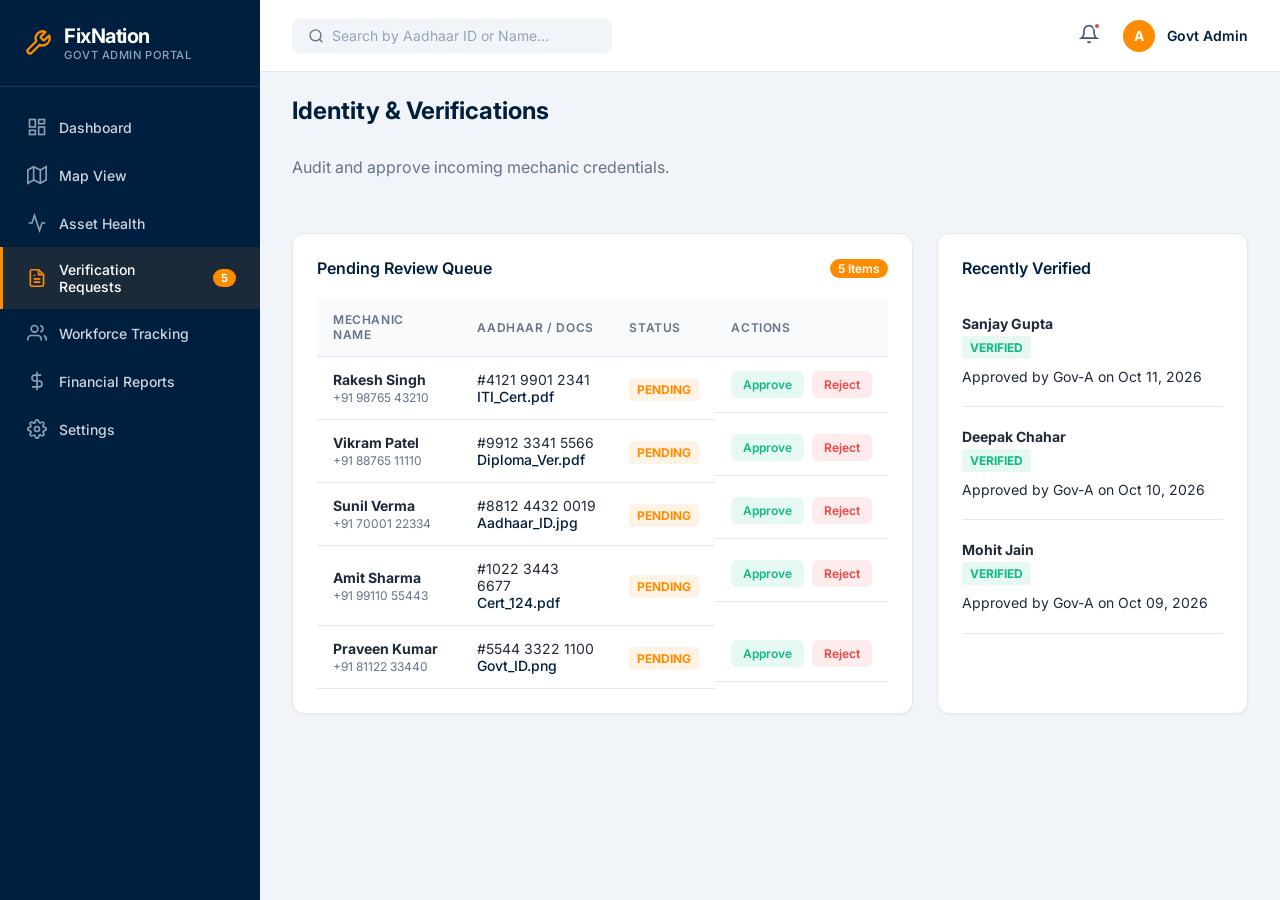
<file: verifications.html>
<!DOCTYPE html>
<html lang="en">
<head>
    <meta charset="UTF-8">
    <meta name="viewport" content="width=device-width, initial-scale=1.0">
    <title>FixNation | Verifications</title>
    <link rel="preconnect" href="https://fonts.googleapis.com">
    <link rel="preconnect" href="https://fonts.gstatic.com" crossorigin>
    <link href="https://fonts.googleapis.com/css2?family=Inter:wght@300;400;500;600;700&display=swap" rel="stylesheet">
    <link rel="stylesheet" href="styles.css">
    <style>
        .split-grid {
            display: grid;
            grid-template-columns: 2fr 1fr;
            gap: 1.5rem;
        }
        .verified-badge {
            background: rgba(16, 185, 129, 0.1); 
            color: #10b981; 
            padding: 0.25rem 0.5rem; 
            border-radius: 4px; 
            font-size: 0.75rem; 
            font-weight: 700;
        }
        .pending-badge {
            background: rgba(255, 140, 0, 0.1);
            color: var(--color-orange);
            padding: 0.25rem 0.5rem; 
            border-radius: 4px; 
            font-size: 0.75rem; 
            font-weight: 700;
        }
    </style>
</head>
<body class="dashboard-body">

    <!-- SIDEBAR -->
    <aside class="sidebar">
        <!-- Brand -->
        <div class="sidebar-brand">
            <svg class="brand-logo" viewBox="0 0 24 24" fill="none" stroke="currentColor" stroke-width="2" stroke-linecap="round" stroke-linejoin="round">
                <path d="M14.7 6.3a1 1 0 0 0 0 1.4l1.6 1.6a1 1 0 0 0 1.4 0l3.77-3.77a6 6 0 0 1-7.94 7.94l-6.91 6.91a2.12 2.12 0 0 1-3-3l6.91-6.91a6 6 0 0 1 7.94-7.94l-3.76 3.76z"></path>
            </svg>
            <div class="brand-titles">
                <span class="brand-text">FixNation</span>
                <span class="brand-sub">Govt Admin Portal</span>
            </div>
        </div>
        
        <!-- Navigation -->
        <nav class="sidebar-nav">
            <a href="dashboard.html" class="nav-item">
                <svg viewBox="0 0 24 24" fill="none" stroke="currentColor" stroke-width="2"><rect x="3" y="3" width="7" height="9"></rect><rect x="14" y="3" width="7" height="5"></rect><rect x="14" y="12" width="7" height="9"></rect><rect x="3" y="16" width="7" height="5"></rect></svg>
                Dashboard
            </a>
            <a href="map-view.html" class="nav-item">
                <svg viewBox="0 0 24 24" fill="none" stroke="currentColor" stroke-width="2"><polygon points="1 6 1 22 8 18 16 22 23 18 23 2 16 6 8 2 1 6"></polygon><line x1="8" y1="2" x2="8" y2="18"></line><line x1="16" y1="6" x2="16" y2="22"></line></svg>
                Map View
            </a>
            <a href="asset-health.html" class="nav-item">
                <svg viewBox="0 0 24 24" fill="none" stroke="currentColor" stroke-width="2"><path d="M22 12h-4l-3 9L9 3l-3 9H2"></path></svg>
                Asset Health
            </a>
            <a href="verifications.html" class="nav-item active">
                <svg viewBox="0 0 24 24" fill="none" stroke="currentColor" stroke-width="2"><path d="M14 2H6a2 2 0 0 0-2 2v16c0 1.1.9 2 2 2h12a2 2 0 0 0 2-2V8l-6-6z"></path><path d="M14 3v5h5M16 13H8M16 17H8M10 9H8"></path></svg>
                Verification Requests <span class="nav-badge">5</span>
            </a>
            <a href="workforce.html" class="nav-item">
                <svg viewBox="0 0 24 24" fill="none" stroke="currentColor" stroke-width="2"><path d="M17 21v-2a4 4 0 0 0-4-4H5a4 4 0 0 0-4 4v2"></path><circle cx="9" cy="7" r="4"></circle><path d="M23 21v-2a4 4 0 0 0-3-3.87"></path><path d="M16 3.13a4 4 0 0 1 0 7.75"></path></svg>
                Workforce Tracking
            </a>
            <a href="financial.html" class="nav-item">
                <svg viewBox="0 0 24 24" fill="none" stroke="currentColor" stroke-width="2"><line x1="12" y1="1" x2="12" y2="23"></line><path d="M17 5H9.5a3.5 3.5 0 0 0 0 7h5a3.5 3.5 0 0 1 0 7H6"></path></svg>
                Financial Reports
            </a>
            <a href="settings.html" class="nav-item">
                <svg viewBox="0 0 24 24" fill="none" stroke="currentColor" stroke-width="2"><circle cx="12" cy="12" r="3"></circle><path d="M19.4 15a1.65 1.65 0 0 0 .33 1.82l.06.06a2 2 0 0 1 0 2.83 2 2 0 0 1-2.83 0l-.06-.06a1.65 1.65 0 0 0-1.82-.33 1.65 1.65 0 0 0-1 1.51V21a2 2 0 0 1-2 2 2 2 0 0 1-2-2v-.09A1.65 1.65 0 0 0 9 19.4a1.65 1.65 0 0 0-1.82.33l-.06.06a2 2 0 0 1-2.83 0 2 2 0 0 1 0-2.83l.06-.06a1.65 1.65 0 0 0 .33-1.82 1.65 1.65 0 0 0-1.51-1H3a2 2 0 0 1-2-2 2 2 0 0 1 2-2h.09A1.65 1.65 0 0 0 4.6 9a1.65 1.65 0 0 0-.33-1.82l-.06-.06a2 2 0 0 1 0-2.83 2 2 0 0 1 2.83 0l.06.06a1.65 1.65 0 0 0 1.82.33H9a1.65 1.65 0 0 0 1-1.51V3a2 2 0 0 1 2-2 2 2 0 0 1 2 2v.09a1.65 1.65 0 0 0 1 1.51 1.65 1.65 0 0 0 1.82-.33l.06-.06a2 2 0 0 1 2.83 0 2 2 0 0 1 0 2.83l-.06.06a1.65 1.65 0 0 0-.33 1.82V9a1.65 1.65 0 0 0 1.51 1H21a2 2 0 0 1 2 2 2 2 0 0 1-2 2h-.09a1.65 1.65 0 0 0-1.51 1z"></path></svg>
                Settings
            </a>
        </nav>
    </aside>

    <!-- MAIN HTML -->
    <div class="main-content">
        <header class="dash-header">
            <div class="search-bar">
                <svg viewBox="0 0 24 24" fill="none" stroke="currentColor" stroke-width="2"><circle cx="11" cy="11" r="8"></circle><line x1="21" y1="21" x2="16.65" y2="16.65"></line></svg>
                <input type="text" placeholder="Search by Aadhaar ID or Name...">
            </div>
            <div class="header-tools">
                <div class="dash-bell">
                    <svg viewBox="0 0 24 24" fill="none" stroke="currentColor" stroke-width="2"><path d="M18 8A6 6 0 0 0 6 8c0 7-3 9-3 9h18s-3-2-3-9"></path><path d="M13.73 21a2 2 0 0 1-3.46 0"></path></svg>
                    <span class="bell-dot"></span>
                </div>
                <div class="admin-profile">
                    <div class="profile-icon">A</div>
                    <span class="profile-name">Govt Admin</span>
                </div>
            </div>
        </header>

        <div class="dashboard-scroll-area">
            <h1 style="color:var(--color-navy); font-size:1.5rem; margin-bottom: 0.5rem;">Identity & Verifications</h1>
            <p style="color:var(--color-gray-500); margin-bottom: 2rem;">Audit and approve incoming mechanic credentials.</p>

            <div class="split-grid">
                <!-- Pending Queue -->
                <div class="card-panel">
                    <h3 style="display:flex; justify-content:space-between; align-items:center;">
                        Pending Review Queue
                        <span style="background:var(--color-orange); border-radius:999px; padding:0.125rem 0.5rem; color:white; font-size:0.75rem;">5 Items</span>
                    </h3>
                    <div class="table-responsive">
                        <table class="data-table">
                            <thead>
                                <tr>
                                    <th>Mechanic Name</th>
                                    <th>Aadhaar / Docs</th>
                                    <th>Status</th>
                                    <th>Actions</th>
                                </tr>
                            </thead>
                            <tbody>
                                <tr>
                                    <td><strong>Rakesh Singh</strong><br><span style="color:var(--color-gray-500); font-size:0.75rem;">+91 98765 43210</span></td>
                                    <td>#4121 9901 2341<br><a href="#" class="tbl-link">ITI_Cert.pdf</a></td>
                                    <td><span class="pending-badge">PENDING</span></td>
                                    <td class="tbl-actions">
                                        <button class="btn-approve">Approve</button>
                                        <button class="btn-reject">Reject</button>
                                    </td>
                                </tr>
                                <tr>
                                    <td><strong>Vikram Patel</strong><br><span style="color:var(--color-gray-500); font-size:0.75rem;">+91 88765 11110</span></td>
                                    <td>#9912 3341 5566<br><a href="#" class="tbl-link">Diploma_Ver.pdf</a></td>
                                    <td><span class="pending-badge">PENDING</span></td>
                                    <td class="tbl-actions">
                                        <button class="btn-approve">Approve</button>
                                        <button class="btn-reject">Reject</button>
                                    </td>
                                </tr>
                                <tr>
                                    <td><strong>Sunil Verma</strong><br><span style="color:var(--color-gray-500); font-size:0.75rem;">+91 70001 22334</span></td>
                                    <td>#8812 4432 0019<br><a href="#" class="tbl-link">Aadhaar_ID.jpg</a></td>
                                    <td><span class="pending-badge">PENDING</span></td>
                                    <td class="tbl-actions">
                                        <button class="btn-approve">Approve</button>
                                        <button class="btn-reject">Reject</button>
                                    </td>
                                </tr>
                                <tr>
                                    <td><strong>Amit Sharma</strong><br><span style="color:var(--color-gray-500); font-size:0.75rem;">+91 99110 55443</span></td>
                                    <td>#1022 3443 6677<br><a href="#" class="tbl-link">Cert_124.pdf</a></td>
                                    <td><span class="pending-badge">PENDING</span></td>
                                    <td class="tbl-actions">
                                        <button class="btn-approve">Approve</button>
                                        <button class="btn-reject">Reject</button>
                                    </td>
                                </tr>
                                <tr>
                                    <td><strong>Praveen Kumar</strong><br><span style="color:var(--color-gray-500); font-size:0.75rem;">+91 81122 33440</span></td>
                                    <td>#5544 3322 1100<br><a href="#" class="tbl-link">Govt_ID.png</a></td>
                                    <td><span class="pending-badge">PENDING</span></td>
                                    <td class="tbl-actions">
                                        <button class="btn-approve">Approve</button>
                                        <button class="btn-reject">Reject</button>
                                    </td>
                                </tr>
                            </tbody>
                        </table>
                    </div>
                </div>

                <!-- Recently Verified -->
                <div class="card-panel">
                    <h3>Recently Verified</h3>
                    <div class="feed-list" style="margin-top:1rem;">
                        <div class="feed-item" style="border-bottom:1px solid #e2e8f0; padding-bottom:1rem;">
                            <div class="feed-content">
                                <p style="margin-bottom:0.125rem;"><strong>Sanjay Gupta</strong></p>
                                <span class="verified-badge" style="display:inline-block; margin-bottom:0.5rem;">VERIFIED</span>
                                <p class="feed-time">Approved by Gov-A on Oct 11, 2026</p>
                            </div>
                        </div>
                        <div class="feed-item" style="border-bottom:1px solid #e2e8f0; padding-bottom:1rem;">
                            <div class="feed-content">
                                <p style="margin-bottom:0.125rem;"><strong>Deepak Chahar</strong></p>
                                <span class="verified-badge" style="display:inline-block; margin-bottom:0.5rem;">VERIFIED</span>
                                <p class="feed-time">Approved by Gov-A on Oct 10, 2026</p>
                            </div>
                        </div>
                        <div class="feed-item" style="border-bottom:1px solid #e2e8f0; padding-bottom:1rem;">
                            <div class="feed-content">
                                <p style="margin-bottom:0.125rem;"><strong>Mohit Jain</strong></p>
                                <span class="verified-badge" style="display:inline-block; margin-bottom:0.5rem;">VERIFIED</span>
                                <p class="feed-time">Approved by Gov-A on Oct 09, 2026</p>
                            </div>
                        </div>
                    </div>
                </div>
            </div>
        </div>
    </div>
</body>
</html>
</file>
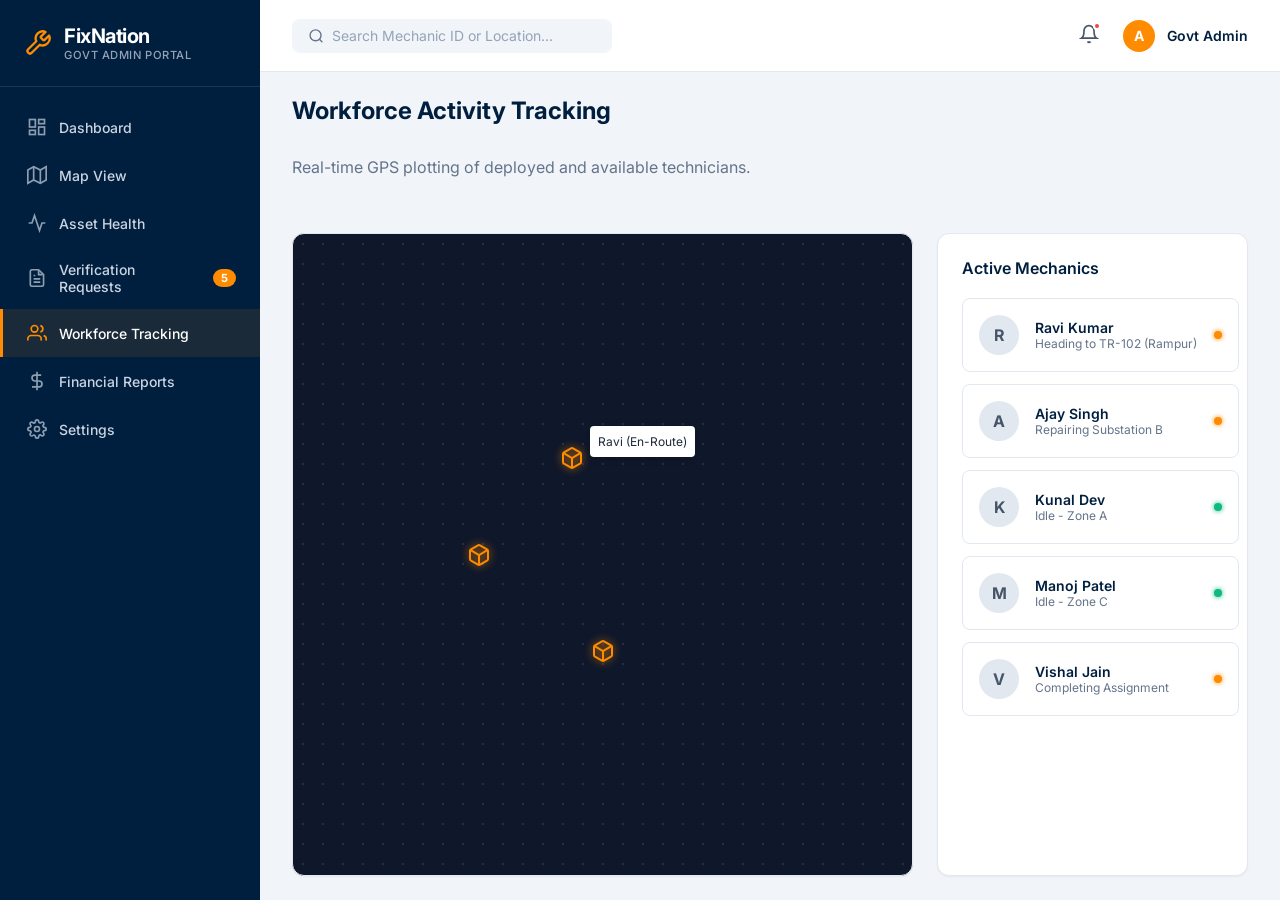
<file: workforce.html>
<!DOCTYPE html>
<html lang="en">
<head>
    <meta charset="UTF-8">
    <meta name="viewport" content="width=device-width, initial-scale=1.0">
    <title>FixNation | Workforce Tracking</title>
    <link rel="preconnect" href="https://fonts.googleapis.com">
    <link rel="preconnect" href="https://fonts.gstatic.com" crossorigin>
    <link href="https://fonts.googleapis.com/css2?family=Inter:wght@300;400;500;600;700&display=swap" rel="stylesheet">
    <link rel="stylesheet" href="styles.css">
    <style>
        .workforce-grid {
            display: grid;
            grid-template-columns: 2fr 1fr;
            gap: 1.5rem;
            height: calc(100vh - 180px); /* Fill remaining space comfortably */
        }
        .map-wrapper {
            background-color: #0f172a;
            border-radius: var(--radius-lg);
            position: relative;
            overflow: hidden;
            box-shadow: var(--shadow-sm);
            border: 1px solid var(--color-gray-200);
        }
        .worker-card {
            background: white;
            border: 1px solid var(--color-gray-200);
            padding: 1rem;
            border-radius: var(--radius-md);
            margin-bottom: 0.75rem;
            display: flex;
            align-items: center;
            gap: 1rem;
            transition: all 0.2s;
            cursor: pointer;
        }
        .worker-card:hover {
            border-color: var(--color-orange);
            transform: translateX(4px);
        }
        .avatar {
            width: 40px; height: 40px;
            background: var(--color-gray-200);
            border-radius: 50%;
            display: flex; align-items: center; justify-content: center;
            color: var(--color-gray-600); font-weight: bold;
        }
        .status-dot {
            width: 8px; height: 8px; border-radius: 50%; display: inline-block;
        }
        .status-dot.active { background: #10b981; box-shadow: 0 0 5px #10b981; }
        .status-dot.busy { background: var(--color-orange); box-shadow: 0 0 5px var(--color-orange); }
        .scrollable-list {
            overflow-y: auto;
            max-height: 100%;
            padding-right: 0.5rem;
        }
    </style>
</head>
<body class="dashboard-body">

    <!-- SIDEBAR -->
    <aside class="sidebar">
        <div class="sidebar-brand">
            <svg class="brand-logo" viewBox="0 0 24 24" fill="none" stroke="currentColor" stroke-width="2" stroke-linecap="round" stroke-linejoin="round">
                <path d="M14.7 6.3a1 1 0 0 0 0 1.4l1.6 1.6a1 1 0 0 0 1.4 0l3.77-3.77a6 6 0 0 1-7.94 7.94l-6.91 6.91a2.12 2.12 0 0 1-3-3l6.91-6.91a6 6 0 0 1 7.94-7.94l-3.76 3.76z"></path>
            </svg>
            <div class="brand-titles">
                <span class="brand-text">FixNation</span>
                <span class="brand-sub">Govt Admin Portal</span>
            </div>
        </div>
        
        <nav class="sidebar-nav">
            <a href="dashboard.html" class="nav-item">
                <svg viewBox="0 0 24 24" fill="none" stroke="currentColor" stroke-width="2"><rect x="3" y="3" width="7" height="9"></rect><rect x="14" y="3" width="7" height="5"></rect><rect x="14" y="12" width="7" height="9"></rect><rect x="3" y="16" width="7" height="5"></rect></svg>
                Dashboard
            </a>
            <a href="map-view.html" class="nav-item">
                <svg viewBox="0 0 24 24" fill="none" stroke="currentColor" stroke-width="2"><polygon points="1 6 1 22 8 18 16 22 23 18 23 2 16 6 8 2 1 6"></polygon><line x1="8" y1="2" x2="8" y2="18"></line><line x1="16" y1="6" x2="16" y2="22"></line></svg>
                Map View
            </a>
            <a href="asset-health.html" class="nav-item">
                <svg viewBox="0 0 24 24" fill="none" stroke="currentColor" stroke-width="2"><path d="M22 12h-4l-3 9L9 3l-3 9H2"></path></svg>
                Asset Health
            </a>
            <a href="verifications.html" class="nav-item">
                <svg viewBox="0 0 24 24" fill="none" stroke="currentColor" stroke-width="2"><path d="M14 2H6a2 2 0 0 0-2 2v16c0 1.1.9 2 2 2h12a2 2 0 0 0 2-2V8l-6-6z"></path><path d="M14 3v5h5M16 13H8M16 17H8M10 9H8"></path></svg>
                Verification Requests <span class="nav-badge">5</span>
            </a>
            <a href="workforce.html" class="nav-item active">
                <svg viewBox="0 0 24 24" fill="none" stroke="currentColor" stroke-width="2"><path d="M17 21v-2a4 4 0 0 0-4-4H5a4 4 0 0 0-4 4v2"></path><circle cx="9" cy="7" r="4"></circle><path d="M23 21v-2a4 4 0 0 0-3-3.87"></path><path d="M16 3.13a4 4 0 0 1 0 7.75"></path></svg>
                Workforce Tracking
            </a>
            <a href="financial.html" class="nav-item">
                <svg viewBox="0 0 24 24" fill="none" stroke="currentColor" stroke-width="2"><line x1="12" y1="1" x2="12" y2="23"></line><path d="M17 5H9.5a3.5 3.5 0 0 0 0 7h5a3.5 3.5 0 0 1 0 7H6"></path></svg>
                Financial Reports
            </a>
            <a href="settings.html" class="nav-item">
                <svg viewBox="0 0 24 24" fill="none" stroke="currentColor" stroke-width="2"><circle cx="12" cy="12" r="3"></circle><path d="M19.4 15a1.65 1.65 0 0 0 .33 1.82l.06.06a2 2 0 0 1 0 2.83 2 2 0 0 1-2.83 0l-.06-.06a1.65 1.65 0 0 0-1.82-.33 1.65 1.65 0 0 0-1 1.51V21a2 2 0 0 1-2 2 2 2 0 0 1-2-2v-.09A1.65 1.65 0 0 0 9 19.4a1.65 1.65 0 0 0-1.82.33l-.06.06a2 2 0 0 1-2.83 0 2 2 0 0 1 0-2.83l.06-.06a1.65 1.65 0 0 0 .33-1.82 1.65 1.65 0 0 0-1.51-1H3a2 2 0 0 1-2-2 2 2 0 0 1 2-2h.09A1.65 1.65 0 0 0 4.6 9a1.65 1.65 0 0 0-.33-1.82l-.06-.06a2 2 0 0 1 0-2.83 2 2 0 0 1 2.83 0l.06.06a1.65 1.65 0 0 0 1.82.33H9a1.65 1.65 0 0 0 1-1.51V3a2 2 0 0 1 2-2 2 2 0 0 1 2 2v.09a1.65 1.65 0 0 0 1 1.51 1.65 1.65 0 0 0 1.82-.33l.06-.06a2 2 0 0 1 2.83 0 2 2 0 0 1 0 2.83l-.06.06a1.65 1.65 0 0 0-.33 1.82V9a1.65 1.65 0 0 0 1.51 1H21a2 2 0 0 1 2 2 2 2 0 0 1-2 2h-.09a1.65 1.65 0 0 0-1.51 1z"></path></svg>
                Settings
            </a>
        </nav>
    </aside>

    <div class="main-content">
        <header class="dash-header">
            <div class="search-bar">
                <svg viewBox="0 0 24 24" fill="none" stroke="currentColor" stroke-width="2"><circle cx="11" cy="11" r="8"></circle><line x1="21" y1="21" x2="16.65" y2="16.65"></line></svg>
                <input type="text" placeholder="Search Mechanic ID or Location...">
            </div>
            <div class="header-tools">
                <div class="dash-bell">
                    <svg viewBox="0 0 24 24" fill="none" stroke="currentColor" stroke-width="2"><path d="M18 8A6 6 0 0 0 6 8c0 7-3 9-3 9h18s-3-2-3-9"></path><path d="M13.73 21a2 2 0 0 1-3.46 0"></path></svg>
                    <span class="bell-dot"></span>
                </div>
                <div class="admin-profile">
                    <div class="profile-icon">A</div>
                    <span class="profile-name">Govt Admin</span>
                </div>
            </div>
        </header>

        <div class="dashboard-scroll-area">
            <h1 style="color:var(--color-navy); font-size:1.5rem; margin-bottom: 0.5rem;">Workforce Activity Tracking</h1>
            <p style="color:var(--color-gray-500); margin-bottom: 2rem;">Real-time GPS plotting of deployed and available technicians.</p>

            <div class="workforce-grid">
                <!-- MAP -->
                <div class="map-wrapper">
                    <div class="map-bg" style="position: absolute; top:0; left:0; width:100%; height:100%; opacity:0.1; background-image: radial-gradient(var(--color-white) 1px, transparent 1px); background-size: 20px 20px;"></div>
                    
                    <div class="pin pin-orange" style="top: 35%; left: 45%;">
                        <svg viewBox="0 0 24 24" fill="none" stroke="currentColor" stroke-width="2"><path d="M21 16V8a2 2 0 0 0-1-1.73l-7-4a2 2 0 0 0-2 0l-7 4A2 2 0 0 0 3 8v8a2 2 0 0 0 1 1.73l7 4a2 2 0 0 0 2 0l7-4A2 2 0 0 0 21 16z"></path><polyline points="3.27 6.96 12 12.01 20.73 6.96"></polyline><line x1="12" y1="22.08" x2="12" y2="12"></line></svg>
                    </div>
                    <div class="pin pin-orange" style="top: 65%; left: 50%;">
                        <svg viewBox="0 0 24 24" fill="none" stroke="currentColor" stroke-width="2"><path d="M21 16V8a2 2 0 0 0-1-1.73l-7-4a2 2 0 0 0-2 0l-7 4A2 2 0 0 0 3 8v8a2 2 0 0 0 1 1.73l7 4a2 2 0 0 0 2 0l7-4A2 2 0 0 0 21 16z"></path><polyline points="3.27 6.96 12 12.01 20.73 6.96"></polyline><line x1="12" y1="22.08" x2="12" y2="12"></line></svg>
                    </div>
                    <div class="pin pin-orange" style="top: 50%; left: 30%;">
                        <svg viewBox="0 0 24 24" fill="none" stroke="currentColor" stroke-width="2"><path d="M21 16V8a2 2 0 0 0-1-1.73l-7-4a2 2 0 0 0-2 0l-7 4A2 2 0 0 0 3 8v8a2 2 0 0 0 1 1.73l7 4a2 2 0 0 0 2 0l7-4A2 2 0 0 0 21 16z"></path><polyline points="3.27 6.96 12 12.01 20.73 6.96"></polyline><line x1="12" y1="22.08" x2="12" y2="12"></line></svg>
                    </div>
                    <!-- Tooltip mock -->
                    <div style="position:absolute; top: 30%; left: 48%; background:white; padding:0.5rem; border-radius:4px; font-size:0.75rem; box-shadow:var(--shadow-md);">Ravi (En-Route)</div>
                </div>

                <!-- LIST -->
                <div class="card-panel scrollable-list">
                    <h3>Active Mechanics</h3>
                    <div class="worker-card">
                        <div class="avatar">R</div>
                        <div style="flex:1;">
                            <div style="font-weight:600; font-size:0.875rem; color:var(--color-navy);">Ravi Kumar</div>
                            <div style="color:var(--color-gray-500); font-size:0.75rem;">Heading to TR-102 (Rampur)</div>
                        </div>
                        <span class="status-dot busy"></span>
                    </div>
                    <div class="worker-card">
                        <div class="avatar">A</div>
                        <div style="flex:1;">
                            <div style="font-weight:600; font-size:0.875rem; color:var(--color-navy);">Ajay Singh</div>
                            <div style="color:var(--color-gray-500); font-size:0.75rem;">Repairing Substation B</div>
                        </div>
                        <span class="status-dot busy"></span>
                    </div>
                    <div class="worker-card">
                        <div class="avatar">K</div>
                        <div style="flex:1;">
                            <div style="font-weight:600; font-size:0.875rem; color:var(--color-navy);">Kunal Dev</div>
                            <div style="color:var(--color-gray-500); font-size:0.75rem;">Idle - Zone A</div>
                        </div>
                        <span class="status-dot active"></span>
                    </div>
                    <div class="worker-card">
                        <div class="avatar">M</div>
                        <div style="flex:1;">
                            <div style="font-weight:600; font-size:0.875rem; color:var(--color-navy);">Manoj Patel</div>
                            <div style="color:var(--color-gray-500); font-size:0.75rem;">Idle - Zone C</div>
                        </div>
                        <span class="status-dot active"></span>
                    </div>
                    <div class="worker-card">
                        <div class="avatar">V</div>
                        <div style="flex:1;">
                            <div style="font-weight:600; font-size:0.875rem; color:var(--color-navy);">Vishal Jain</div>
                            <div style="color:var(--color-gray-500); font-size:0.75rem;">Completing Assignment</div>
                        </div>
                        <span class="status-dot busy"></span>
                    </div>
                </div>
            </div>
        </div>
    </div>
</body>
</html>
</file>
<file: styles.css>
:root {
    /* Brand Colors */
    --color-orange: #FF8C00;
    --color-orange-hover: #e07b00;
    --color-navy: #001F3F;
    --color-navy-hover: #00152a;
    
    /* Grays */
    --color-white: #ffffff;
    --color-gray-50: #f8fafc;
    --color-gray-100: #f1f5f9;
    --color-gray-200: #e2e8f0;
    --color-gray-300: #cbd5e1;
    --color-gray-400: #94a3b8;
    --color-gray-500: #64748b;
    --color-gray-600: #475569;
    --color-gray-800: #1e293b;
    --color-gray-900: #0f172a;

    /* Shadows & Effects */
    --shadow-sm: 0 1px 2px 0 rgb(0 0 0 / 0.05);
    --shadow-md: 0 4px 6px -1px rgb(0 0 0 / 0.1), 0 2px 4px -2px rgb(0 0 0 / 0.1);
    --shadow-lg: 0 10px 15px -3px rgb(0 0 0 / 0.1), 0 4px 6px -4px rgb(0 0 0 / 0.1);
    --shadow-xl: 0 20px 25px -5px rgb(0 0 0 / 0.1), 0 8px 10px -6px rgb(0 0 0 / 0.1);
    --card-shadow: 0 25px 50px -12px rgb(0 0 0 / 0.25);
    
    /* Layout */
    --radius-sm: 0.375rem;
    --radius-md: 0.5rem;
    --radius-lg: 0.75rem;
    --radius-xl: 1rem;
    --radius-2xl: 1.5rem;
}

* {
    margin: 0;
    padding: 0;
    box-sizing: border-box;
    font-family: 'Inter', -apple-system, BlinkMacSystemFont, "Segoe UI", Roboto, Helvetica, Arial, sans-serif;
}

body {
    background-color: var(--color-gray-50);
    color: var(--color-gray-800);
    min-height: 100vh;
    display: flex;
    flex-direction: column;
    overflow-x: hidden;
}

/* Base64 subtle grid background */
.background-grid {
    position: fixed;
    top: 0;
    left: 0;
    width: 100vw;
    height: 100vh;
    z-index: -1;
    opacity: 0.4;
    background-image: url("data:image/svg+xml,%3Csvg width='40' height='40' viewBox='0 0 40 40' xmlns='http://www.w3.org/2000/svg'%3E%3Cpath d='M0 0h40v40H0V0zm20 20h20v20H20V20zM0 20h20v20H0V20zM20 0h20v20H20V0zM0 0h20v20H0V0z' fill='%23e2e8f0' fill-opacity='0.4' fill-rule='evenodd'/%3E%3C/svg%3E");
    background-size: 40px 40px;
}

/* Circuit pattern overlay */
.background-grid::after {
    content: '';
    position: absolute;
    top: 0;
    left: 0;
    width: 100%;
    height: 100%;
    background: radial-gradient(circle at 15% 50%, rgba(255, 140, 0, 0.05), transparent 25%),
                radial-gradient(circle at 85% 30%, rgba(0, 31, 63, 0.05), transparent 25%);
    z-index: 0;
}

/* ======== HEADER ======== */
.header {
    display: flex;
    justify-content: space-between;
    align-items: center;
    padding: 1.5rem 3rem;
    margin-bottom: 2rem;
}

.brand {
    display: flex;
    align-items: center;
    gap: 0.75rem;
}

.brand-logo {
    width: 32px;
    height: 32px;
    color: var(--color-orange);
}

.brand-text {
    font-size: 1.5rem;
    font-weight: 700;
    color: var(--color-navy);
    letter-spacing: -0.025em;
}

.header-actions {
    display: flex;
    align-items: center;
}

.notification-badge {
    display: flex;
    align-items: center;
    gap: 0.5rem;
    background: var(--color-white);
    padding: 0.5rem 1rem;
    border-radius: 9999px;
    box-shadow: var(--shadow-sm);
    border: 1px solid var(--color-gray-200);
    font-size: 0.875rem;
    font-weight: 600;
    color: var(--color-navy);
    cursor: default;
    transition: all 0.2s ease;
}

.notification-badge:hover {
    box-shadow: var(--shadow-md);
    transform: translateY(-1px);
}

.notification-badge svg {
    width: 18px;
    height: 18px;
    color: var(--color-gray-500);
}

.badge-count {
    background: var(--color-orange);
    color: white;
    padding: 0.125rem 0.5rem;
    border-radius: 9999px;
    font-size: 0.75rem;
    font-weight: 700;
}

.hidden {
    display: none !important;
}

/* ======== MAIN CONTENT LAYER ======== */
.main-container {
    flex: 1;
    display: flex;
    align-items: center;
    justify-content: center;
    padding: 0 1rem 4rem 1rem;
}

/* ======== CARD COMPONENT ======== */
.access-card {
    background: var(--color-white);
    width: 100%;
    max-width: 480px;
    border-radius: var(--radius-2xl);
    box-shadow: var(--card-shadow);
    padding: 2.5rem;
    position: relative;
    overflow: hidden;
    border: 1px solid rgba(255, 255, 255, 0.5);
}

/* Topp decorative bar */
.access-card::before {
    content: '';
    position: absolute;
    top: 0;
    left: 0;
    width: 100%;
    height: 4px;
    background: linear-gradient(90deg, var(--color-navy) 0%, var(--color-orange) 100%);
}

/* ======== ROLE SELECTOR ======== */
.role-selector {
    display: flex;
    position: relative;
    background: var(--color-gray-100);
    border-radius: var(--radius-lg);
    padding: 0.375rem;
    margin-bottom: 2.5rem;
}

.role-selector input[type="radio"] {
    display: none;
}

.role-option {
    flex: 1;
    text-align: center;
    padding: 0.625rem 1rem;
    font-size: 0.875rem;
    font-weight: 600;
    color: var(--color-gray-500);
    cursor: pointer;
    position: relative;
    z-index: 2;
    transition: color 0.3s ease;
}

.role-selector input[type="radio"]:checked + label {
    color: var(--color-navy);
}

.role-slider {
    position: absolute;
    top: 0.375rem;
    bottom: 0.375rem;
    width: calc(50% - 0.375rem);
    background: var(--color-white);
    border-radius: var(--radius-md);
    box-shadow: var(--shadow-sm);
    z-index: 1;
    transition: transform 0.3s cubic-bezier(0.4, 0, 0.2, 1);
}

#role-admin:checked ~ .role-slider {
    transform: translateX(0);
}

#role-mechanic:checked ~ .role-slider {
    transform: translateX(100%);
}

/* ======== VIEWS ======== */
.view-section {
    display: none;
    animation: fadeIn 0.4s ease forwards;
}

.view-section.active {
    display: block;
}

@keyframes fadeIn {
    from {
        opacity: 0;
        transform: translateY(10px);
    }
    to {
        opacity: 1;
        transform: translateY(0);
    }
}

.form-header {
    margin-bottom: 2rem;
    text-align: center;
    position: relative;
}

.form-header h2 {
    font-size: 1.5rem;
    font-weight: 700;
    color: var(--color-navy);
    margin-bottom: 0.5rem;
}

.form-header p {
    font-size: 0.875rem;
    color: var(--color-gray-500);
}

.btn-back {
    position: absolute;
    left: -0.5rem;
    top: 0;
    background: none;
    border: none;
    color: var(--color-gray-400);
    cursor: pointer;
    padding: 0.5rem;
    border-radius: var(--radius-md);
    transition: all 0.2s;
}

.btn-back:hover {
    background: var(--color-gray-100);
    color: var(--color-gray-700);
}

.btn-back svg {
    width: 20px;
    height: 20px;
}

/* ======== FORMS ======== */
.auth-form {
    display: flex;
    flex-direction: column;
    gap: 1.25rem;
}

.input-group {
    display: flex;
    flex-direction: column;
    gap: 0.375rem;
}

.input-row {
    display: flex;
    gap: 1rem;
}

.input-row .input-group {
    flex: 1;
}

label {
    font-size: 0.8125rem;
    font-weight: 600;
    color: var(--color-gray-700);
}

input[type="text"],
input[type="password"],
input[type="tel"] {
    width: 100%;
    padding: 0.75rem 1rem;
    border: 1px solid var(--color-gray-300);
    border-radius: var(--radius-md);
    font-size: 0.875rem;
    color: var(--color-gray-900);
    background: var(--color-white);
    transition: all 0.2s ease;
    outline: none;
}

input:focus {
    border-color: var(--color-orange);
    box-shadow: 0 0 0 3px rgba(255, 140, 0, 0.15);
}

input::placeholder {
    color: var(--color-gray-400);
}

.input-wrapper {
    position: relative;
    display: flex;
    align-items: center;
}

.input-icon {
    position: absolute;
    left: 1rem;
    width: 18px;
    height: 18px;
    color: var(--color-gray-400);
    pointer-events: none;
}

.input-wrapper input {
    padding-left: 2.75rem;
}

.form-options {
    display: flex;
    justify-content: space-between;
    align-items: center;
    margin-top: -0.25rem;
}

.text-link {
    font-size: 0.8125rem;
    font-weight: 500;
    color: var(--color-navy);
    text-decoration: none;
    transition: color 0.2s;
}

.text-link:hover {
    color: var(--color-orange);
    text-decoration: underline;
}

/* ======== BUTTONS ======== */
.btn-primary, .btn-secondary {
    width: 100%;
    padding: 0.875rem 1.5rem;
    border: none;
    border-radius: var(--radius-md);
    font-size: 1rem;
    font-weight: 600;
    cursor: pointer;
    transition: all 0.2s ease;
    display: flex;
    justify-content: center;
    align-items: center;
    outline: none;
    margin-top: 0.5rem;
}

.btn-primary {
    background-color: var(--color-orange);
    color: var(--color-white);
    box-shadow: 0 4px 6px -1px rgba(255, 140, 0, 0.2), 0 2px 4px -1px rgba(255, 140, 0, 0.1);
}

.btn-primary:hover, .btn-primary:focus {
    background-color: var(--color-orange-hover);
    transform: translateY(-1px);
    box-shadow: 0 6px 8px -1px rgba(255, 140, 0, 0.25), 0 4px 6px -1px rgba(255, 140, 0, 0.15);
}

.btn-secondary {
    background-color: var(--color-navy);
    color: var(--color-white);
    box-shadow: 0 4px 6px -1px rgba(0, 31, 63, 0.2), 0 2px 4px -1px rgba(0, 31, 63, 0.1);
}

.btn-secondary:hover, .btn-secondary:focus {
    background-color: var(--color-navy-hover);
    transform: translateY(-1px);
    box-shadow: 0 6px 8px -1px rgba(0, 31, 63, 0.25), 0 4px 6px -1px rgba(0, 31, 63, 0.15);
}

/* ======== NEW HERE SECTION ======== */
.new-here-section {
    margin-top: 2rem;
    text-align: center;
}

.divider {
    position: relative;
    text-align: center;
    margin-bottom: 1.5rem;
}

.divider::before {
    content: "";
    position: absolute;
    top: 50%;
    left: 0;
    width: 100%;
    height: 1px;
    background-color: var(--color-gray-200);
}

.divider span {
    position: relative;
    padding: 0 1rem;
    background-color: var(--color-white);
    color: var(--color-gray-500);
    font-size: 0.8125rem;
    font-weight: 500;
}

.btn-text {
    background: none;
    border: none;
    color: var(--color-navy);
    font-size: 0.875rem;
    font-weight: 600;
    cursor: pointer;
    transition: color 0.2s;
}

.btn-text:hover {
    color: var(--color-orange);
    text-decoration: underline;
}

/* ======== UPLOAD ZONE ======== */
.upload-zone {
    border: 2px dashed var(--color-gray-300);
    border-radius: var(--radius-md);
    padding: 1.5rem 1rem;
    text-align: center;
    background-color: var(--color-gray-50);
    position: relative;
    transition: all 0.2s ease;
    cursor: pointer;
}

.upload-zone:hover, .upload-zone.dragover {
    border-color: var(--color-orange);
    background-color: rgba(255, 140, 0, 0.02);
}

.upload-icon {
    width: 24px;
    height: 24px;
    color: var(--color-gray-400);
    margin-bottom: 0.5rem;
}

.upload-zone:hover .upload-icon {
    color: var(--color-orange);
}

.upload-text {
    font-size: 0.875rem;
    color: var(--color-gray-700);
    margin-bottom: 0.25rem;
}

.browse-link {
    color: var(--color-orange);
    font-weight: 600;
}

.upload-hint {
    font-size: 0.75rem;
    color: var(--color-gray-500);
}

.file-input {
    position: absolute;
    top: 0;
    left: 0;
    width: 100%;
    height: 100%;
    opacity: 0;
    cursor: pointer;
}

.file-list {
    list-style: none;
    margin-top: 0.5rem;
    padding: 0;
    display: flex;
    flex-direction: column;
    gap: 0.5rem;
}

.file-item {
    display: flex;
    align-items: center;
    justify-content: space-between;
    padding: 0.5rem 0.75rem;
    background-color: var(--color-gray-50);
    border: 1px solid var(--color-gray-200);
    border-radius: var(--radius-sm);
    font-size: 0.8125rem;
    color: var(--color-gray-700);
}

.file-item-remove {
    background: none;
    border: none;
    color: var(--color-gray-400);
    cursor: pointer;
}

.file-item-remove:hover {
    color: #ef4444; /* red */
}

/* ======== VERIFICATION BADGE ======== */
.verification-badge {
    display: flex;
    align-items: center;
    justify-content: center;
    gap: 0.5rem;
    background-color: rgba(0, 31, 63, 0.05);
    border-radius: var(--radius-sm);
    padding: 0.75rem;
    color: var(--color-navy);
    font-size: 0.8125rem;
    font-weight: 600;
}

.verification-badge svg {
    width: 16px;
    height: 16px;
    color: var(--color-navy);
}

/* RESPONSIVE */
@media (max-width: 640px) {
    .header {
        padding: 1rem;
        flex-direction: column;
        gap: 1rem;
    }
    
    .access-card {
        padding: 2rem 1.5rem;
        border-radius: var(--radius-xl);
    }
    
    .input-row {
        flex-direction: column;
        gap: 1.25rem;
    }
}

/* =========================================
   DASHBOARD SPECIFIC STYLES
   ========================================= */

.dashboard-body {
    display: flex;
    flex-direction: row;
    height: 100vh;
    overflow: hidden;
    background-color: var(--color-gray-100);
}

/* SIDEBAR */
.sidebar {
    width: 260px;
    background-color: var(--color-navy);
    color: var(--color-white);
    display: flex;
    flex-direction: column;
    flex-shrink: 0;
    z-index: 100;
}

.sidebar-brand {
    padding: 1.5rem;
    display: flex;
    align-items: center;
    gap: 0.75rem;
    border-bottom: 1px solid rgba(255, 255, 255, 0.1);
}

.sidebar-brand .brand-logo {
    color: var(--color-orange);
    width: 28px;
    height: 28px;
}

.brand-titles {
    display: flex;
    flex-direction: column;
}

.brand-titles .brand-text {
    font-size: 1.25rem;
    font-weight: 700;
    color: var(--color-white);
    line-height: 1.2;
}

.brand-titles .brand-sub {
    font-size: 0.7rem;
    font-weight: 500;
    color: var(--color-gray-400);
    text-transform: uppercase;
    letter-spacing: 0.05em;
}

.sidebar-nav {
    display: flex;
    flex-direction: column;
    padding: 1rem 0;
    flex: 1;
    overflow-y: auto;
}

.nav-item {
    display: flex;
    align-items: center;
    gap: 0.75rem;
    padding: 0.875rem 1.5rem;
    color: var(--color-gray-300);
    text-decoration: none;
    font-size: 0.875rem;
    font-weight: 500;
    transition: all 0.2s;
    border-left: 3px solid transparent;
}

.nav-item svg {
    width: 20px;
    height: 20px;
    opacity: 0.7;
}

.nav-item:hover {
    background-color: rgba(255, 255, 255, 0.05);
    color: var(--color-white);
}

.nav-item.active {
    background-color: rgba(255, 140, 0, 0.1);
    color: var(--color-white);
    border-left-color: var(--color-orange);
}

.nav-item.active svg {
    color: var(--color-orange);
    opacity: 1;
}

.nav-badge {
    margin-left: auto;
    background-color: var(--color-orange);
    color: var(--color-white);
    font-size: 0.7rem;
    font-weight: 700;
    padding: 0.125rem 0.5rem;
    border-radius: 9999px;
}

/* MAIN CONTENT */
.main-content {
    flex: 1;
    display: flex;
    flex-direction: column;
    overflow: hidden;
}

/* DASHBOARD HEADER */
.dash-header {
    height: 72px;
    background-color: var(--color-white);
    border-bottom: 1px solid var(--color-gray-200);
    display: flex;
    justify-content: space-between;
    align-items: center;
    padding: 0 2rem;
    flex-shrink: 0;
}

.search-bar {
    display: flex;
    align-items: center;
    gap: 0.5rem;
    background-color: var(--color-gray-100);
    padding: 0.5rem 1rem;
    border-radius: var(--radius-md);
    width: 320px;
}

.search-bar svg {
    width: 18px;
    height: 18px;
    color: var(--color-gray-500);
}

.search-bar input {
    border: none;
    background: transparent;
    width: 100%;
    outline: none;
    font-size: 0.875rem;
    color: var(--color-gray-900);
    padding: 0;
}

.header-tools {
    display: flex;
    align-items: center;
    gap: 1.5rem;
}

.dash-bell {
    position: relative;
    cursor: pointer;
    color: var(--color-gray-600);
}

.dash-bell svg {
    width: 20px;
    height: 20px;
}

.bell-dot {
    position: absolute;
    top: -2px;
    right: -2px;
    width: 8px;
    height: 8px;
    background-color: #ef4444;
    border-radius: 50%;
    border: 2px solid var(--color-white);
}

.admin-profile {
    display: flex;
    align-items: center;
    gap: 0.75rem;
    cursor: pointer;
}

.profile-icon {
    width: 32px;
    height: 32px;
    background-color: var(--color-orange);
    color: white;
    border-radius: 50%;
    display: flex;
    align-items: center;
    justify-content: center;
    font-weight: 700;
    font-size: 0.875rem;
}

.profile-name {
    font-size: 0.875rem;
    font-weight: 600;
    color: var(--color-navy);
}

/* SCROLL AREA */
.dashboard-scroll-area {
    flex: 1;
    overflow-y: auto;
    padding: 1.5rem 2rem;
    display: flex;
    flex-direction: column;
    gap: 1.5rem;
}

/* KPI GRID */
.kpi-grid {
    display: grid;
    grid-template-columns: repeat(4, 1fr);
    gap: 1.5rem;
}

.kpi-card {
    background-color: var(--color-white);
    border-radius: var(--radius-lg);
    padding: 1.5rem;
    box-shadow: var(--shadow-sm);
    border: 1px solid var(--color-gray-200);
    display: flex;
    flex-direction: column;
    justify-content: space-between;
}

.kpi-title {
    font-size: 0.875rem;
    font-weight: 600;
    color: var(--color-gray-500);
    margin-bottom: 0.75rem;
}

.kpi-value {
    font-size: 2rem;
    font-weight: 700;
    color: var(--color-navy);
    display: flex;
    align-items: baseline;
    gap: 0.75rem;
}

.kpi-trend {
    font-size: 0.75rem;
    font-weight: 600;
    color: #10b981;
    display: flex;
    align-items: center;
    gap: 0.25rem;
}

.kpi-trend svg {
    width: 14px;
    height: 14px;
}

.alert-kpi .kpi-value {
    color: #ef4444;
    position: relative;
    display: flex;
    align-items: center;
    gap: 0.5rem;
}

.pulse-ring {
    position: relative;
    width: 14px;
    height: 14px;
    background-color: #ef4444;
    border-radius: 50%;
    z-index: 2;
}

.pulse-ring::after {
    content: '';
    position: absolute;
    top: -4px;
    left: -4px;
    right: -4px;
    bottom: -4px;
    background-color: rgba(239, 68, 68, 0.4);
    border-radius: 50%;
    animation: pulse 1.5s infinite ease-out;
    z-index: 1;
}

@keyframes pulse {
    0% { transform: scale(0.8); opacity: 1; }
    100% { transform: scale(2.5); opacity: 0; }
}

/* INTEL PANEL (MAP & CHART) */
.intel-panel {
    display: grid;
    grid-template-columns: 1fr 1fr;
    gap: 1.5rem;
}

.card-panel {
    background-color: var(--color-white);
    border-radius: var(--radius-lg);
    box-shadow: var(--shadow-sm);
    border: 1px solid var(--color-gray-200);
    padding: 1.5rem;
    display: flex;
    flex-direction: column;
}

.card-panel h3 {
    font-size: 1rem;
    font-weight: 600;
    color: var(--color-navy);
    margin-bottom: 1.25rem;
}

.chart-wrapper {
    flex: 1;
    position: relative;
    min-height: 250px;
}

/* LIVE GRID MAP MOCK */
.mock-map {
    background-color: #0f172a; /* very dark blue */
    border-radius: var(--radius-md);
    flex: 1;
    min-height: 250px;
    position: relative;
    overflow: hidden;
    border: 1px solid #1e293b;
}

.map-bg {
    position: absolute;
    top: 0; left: 0; width: 100%; height: 100%;
    opacity: 0.15;
    background-image: 
        linear-gradient(rgba(255,255,255,0.2) 1px, transparent 1px),
        linear-gradient(90deg, rgba(255,255,255,0.2) 1px, transparent 1px);
    background-size: 20px 20px;
}

.pin {
    position: absolute;
    transform: translate(-50%, -50%);
}

.dot-green {
    width: 8px;
    height: 8px;
    background-color: #10b981;
    border-radius: 50%;
    box-shadow: 0 0 8px #10b981;
}

.pin-orange {
    color: var(--color-orange);
    width: 24px;
    height: 24px;
    filter: drop-shadow(0 0 4px rgba(255, 140, 0, 0.8));
}

.dot-red-pulse {
    width: 10px;
    height: 10px;
    background-color: #ef4444;
    border-radius: 50%;
    box-shadow: 0 0 10px #ef4444;
}
.dot-red-pulse::after {
    content: '';
    position: absolute;
    top: -5px; left: -5px; right: -5px; bottom: -5px;
    background-color: rgba(239, 68, 68, 0.5);
    border-radius: 50%;
    animation: pulse 1.5s infinite;
}

/* ACTION GRID (TABLE & FEED) */
.action-grid {
    display: grid;
    grid-template-columns: 2fr 1fr;
    gap: 1.5rem;
}

/* TABLE */
.table-responsive {
    overflow-x: auto;
}

.data-table {
    width: 100%;
    border-collapse: collapse;
}

.data-table th, .data-table td {
    padding: 0.875rem 1rem;
    text-align: left;
    border-bottom: 1px solid var(--color-gray-200);
}

.data-table th {
    font-size: 0.75rem;
    font-weight: 600;
    text-transform: uppercase;
    color: var(--color-gray-500);
    letter-spacing: 0.05em;
    background-color: var(--color-gray-50);
}

.data-table td {
    font-size: 0.875rem;
    color: var(--color-gray-800);
}

.tbl-link {
    color: var(--color-navy);
    font-weight: 500;
    text-decoration: none;
}
.tbl-link:hover { text-decoration: underline; }

.tbl-actions {
    display: flex;
    gap: 0.5rem;
}

.btn-approve, .btn-reject {
    padding: 0.375rem 0.75rem;
    border: none;
    border-radius: var(--radius-sm);
    font-size: 0.75rem;
    font-weight: 600;
    cursor: pointer;
    transition: all 0.2s;
}

.btn-approve {
    background-color: rgba(16, 185, 129, 0.1);
    color: #10b981;
}
.btn-approve:hover { background-color: rgba(16, 185, 129, 0.2); }

.btn-reject {
    background-color: rgba(239, 68, 68, 0.1);
    color: #ef4444;
}
.btn-reject:hover { background-color: rgba(239, 68, 68, 0.2); }

/* FEED */
.feed-list {
    display: flex;
    flex-direction: column;
    gap: 1.25rem;
}

.feed-item {
    display: flex;
    gap: 1rem;
}

.feed-icon {
    width: 32px;
    height: 32px;
    border-radius: 50%;
    display: flex;
    align-items: center;
    justify-content: center;
    flex-shrink: 0;
}

.feed-icon svg { width: 16px; height: 16px; }

.feed-icon.orange { background-color: rgba(255, 140, 0, 0.1); color: var(--color-orange); }
.feed-icon.green { background-color: rgba(16, 185, 129, 0.1); color: #10b981; }
.feed-icon.red { background-color: rgba(239, 68, 68, 0.1); color: #ef4444; }

.feed-content p {
    font-size: 0.875rem;
    color: var(--color-gray-800);
    margin-bottom: 0.25rem;
    line-height: 1.4;
}

.feed-time {
    font-size: 0.75rem;
    color: var(--color-gray-500);
}

@media (max-width: 1024px) {
    .kpi-grid { grid-template-columns: repeat(2, 1fr); }
    .intel-panel { grid-template-columns: 1fr; }
    .action-grid { grid-template-columns: 1fr; }
}

/* =========================================
   FINANCIAL TREASURY (FINTECH) STYLES
   ========================================= */

.treasury-grid {
    display: grid;
    grid-template-columns: 1fr 1fr 1fr;
    gap: 1.5rem;
    margin-bottom: 2rem;
}

.fin-card {
    border-radius: var(--radius-xl);
    padding: 1.75rem;
    position: relative;
    overflow: hidden;
    display: flex;
    flex-direction: column;
    justify-content: space-between;
}

.fin-card-navy {
    background: linear-gradient(135deg, var(--color-navy) 0%, #000c1f 100%);
    color: white;
    box-shadow: 0 10px 25px rgba(0, 31, 63, 0.4);
    border: 1px solid rgba(255,255,255,0.1);
}

.fin-card-orange {
    background: linear-gradient(135deg, var(--color-orange) 0%, #d47000 100%);
    color: white;
    box-shadow: 0 10px 25px rgba(255, 140, 0, 0.4);
    border: 1px solid rgba(255,255,255,0.2);
}

.fin-card-reserve {
    background: white;
    color: var(--color-navy);
    box-shadow: var(--shadow-md);
    border: 1px solid var(--color-gray-200);
}

.fin-title {
    font-size: 0.875rem;
    font-weight: 500;
    opacity: 0.9;
    text-transform: uppercase;
    letter-spacing: 0.05em;
    margin-bottom: 1rem;
}

.fin-value {
    font-size: 2.5rem;
    font-weight: 700;
    line-height: 1.1;
    font-family: monospace; /* Gives it a fintech numbers look */
    letter-spacing: -0.05em;
}

.fin-value .currency {
    font-size: 1.5rem;
    font-weight: 500;
    margin-right: 0.25rem;
    vertical-align: top;
}

.treasury-mid-grid {
    display: grid;
    grid-template-columns: 1.5fr 1fr;
    gap: 1.5rem;
    margin-bottom: 2rem;
}

.rate-card-table {
    width: 100%;
    border-collapse: separate;
    border-spacing: 0 0.5rem;
}

.rate-card-table th {
    text-align: left;
    font-size: 0.75rem;
    text-transform: uppercase;
    color: var(--color-gray-500);
    padding: 0 1rem 0.5rem 1rem;
    border-bottom: 1px solid var(--color-gray-200);
}

.rate-card-table td {
    background: var(--color-gray-50);
    padding: 1rem;
    font-size: 0.875rem;
    font-weight: 600;
    color: var(--color-navy);
}

.rate-card-table tr td:first-child { border-radius: var(--radius-md) 0 0 var(--radius-md); }
.rate-card-table tr td:last-child { border-radius: 0 var(--radius-md) var(--radius-md) 0; text-align: right; font-family: monospace; font-size: 1rem; color: var(--color-orange); }

.savings-counter {
    background: rgba(16, 185, 129, 0.1);
    border: 1px solid rgba(16, 185, 129, 0.3);
    border-radius: var(--radius-lg);
    padding: 1.5rem;
    text-align: center;
    margin-top: 1.5rem;
}

.savings-label {
    font-size: 0.75rem;
    font-weight: 600;
    color: #059669;
    text-transform: uppercase;
    margin-bottom: 0.5rem;
}

.savings-amount {
    font-size: 2.25rem;
    font-weight: 700;
    color: #10b981;
    font-family: monospace;
}

.btn-pay {
    background: linear-gradient(135deg, #10b981 0%, #059669 100%);
    color: white;
    border: none;
    font-weight: 700;
    padding: 0.5rem 1rem;
    border-radius: var(--radius-sm);
    box-shadow: 0 4px 6px -1px rgba(16, 185, 129, 0.4);
    cursor: pointer;
    transition: all 0.2s;
    text-transform: uppercase;
    font-size: 0.75rem;
    letter-spacing: 0.05em;
}

.btn-pay:hover {
    transform: translateY(-2px);
    box-shadow: 0 6px 8px -1px rgba(16, 185, 129, 0.5);
}

.btn-pay:active {
    transform: translateY(0);
}

/* =========================================
   MECHANIC APP (MOBILE FIRST) STYLES
   ========================================= */

.mechanic-body {
    background-color: var(--color-gray-100);
}

.mobile-container {
    max-width: 480px;
    margin: 0 auto;
    background-color: var(--color-gray-50);
    min-height: 100vh;
    box-shadow: var(--shadow-xl);
    position: relative;
    padding-bottom: 80px; /* space for bottom nav */
    display: flex;
    flex-direction: column;
}

.mech-header {
    background: var(--color-white);
    padding: 1.5rem 1rem;
    display: flex;
    justify-content: space-between;
    align-items: center;
    border-bottom: 1px solid var(--color-gray-200);
    position: sticky;
    top: 0;
    z-index: 50;
}

.mech-profile-area {
    display: flex;
    align-items: center;
    gap: 0.75rem;
}

.mech-avatar {
    width: 48px;
    height: 48px;
    border-radius: 50%;
    background: var(--color-gray-300);
    display: flex;
    align-items: center;
    justify-content: center;
    font-weight: bold;
    color: var(--color-gray-600);
    position: relative;
}

.mech-badge {
    position: absolute;
    bottom: 0;
    right: 0;
    width: 14px;
    height: 14px;
    background: #10b981;
    border-radius: 50%;
    border: 2px solid white;
}

.mech-greeting {
    display: flex;
    flex-direction: column;
}

.mech-wallet {
    background: var(--color-navy);
    color: white;
    padding: 0.5rem 0.75rem;
    border-radius: var(--radius-lg);
    display: flex;
    flex-direction: column;
    align-items: flex-end;
    box-shadow: var(--shadow-sm);
}

.mech-section {
    padding: 1.5rem 1rem;
}

.section-title {
    font-size: 1rem;
    font-weight: 700;
    color: var(--color-navy);
    margin-bottom: 1rem;
}

/* Alert Card */
.alert-card {
    background: white;
    border-radius: var(--radius-xl);
    padding: 1.5rem;
    border: 2px solid var(--color-orange);
    animation: borderPulse 2s infinite ease-in-out;
    box-shadow: 0 10px 15px -3px rgba(255, 140, 0, 0.15);
}

@keyframes borderPulse {
    0% { border-color: rgba(255,140,0,0.5); box-shadow: 0 0 0 0 rgba(255,140,0,0.4); }
    50% { border-color: rgba(255,140,0,1); box-shadow: 0 0 0 10px rgba(255,140,0,0); }
    100% { border-color: rgba(255,140,0,0.5); box-shadow: 0 0 0 0 rgba(255,140,0,0); }
}

.alert-row {
    display: flex;
    justify-content: space-between;
    margin-bottom: 0.5rem;
    font-size: 0.875rem;
}

.alert-row strong { color: var(--color-navy); }
.alert-row span { color: var(--color-gray-600); }

.btn-cta-large {
    width: 100%;
    background: var(--color-orange);
    color: white;
    padding: 1rem;
    border-radius: 999px;
    font-weight: 700;
    border: none;
    font-size: 1rem;
    margin-top: 1rem;
    display: flex;
    align-items: center;
    justify-content: center;
    gap: 0.5rem;
    cursor: pointer;
    box-shadow: 0 4px 6px -1px rgba(255, 140, 0, 0.3);
}

.btn-cta-large:active {
    transform: scale(0.98);
}

/* Rapid Map Widget */
.route-map-widget {
    background: #0f172a;
    border-radius: var(--radius-xl);
    height: 250px;
    position: relative;
    overflow: hidden;
    border: 1px solid var(--color-gray-300);
}

.route-line {
    position: absolute;
    top: 50%; left: 20%;
    width: 60%; height: 4px;
    background: var(--color-orange);
    transform: rotate(15deg);
    box-shadow: 0 0 8px var(--color-orange);
}

.open-maps-btn {
    position: absolute;
    bottom: 1rem; right: 1rem;
    background: white;
    width: 40px; height: 40px;
    border-radius: 50%;
    display: flex; align-items: center; justify-content: center;
    box-shadow: var(--shadow-md);
    cursor: pointer;
}

/* Tools Scroll */
.tools-scroll {
    display: flex;
    gap: 1rem;
    overflow-x: auto;
    padding-bottom: 1rem;
    scrollbar-width: none;
}
.tools-scroll::-webkit-scrollbar { display: none; }

.tool-item {
    background: white;
    min-width: 100px;
    padding: 1rem;
    border-radius: var(--radius-lg);
    display: flex;
    flex-direction: column;
    align-items: center;
    gap: 0.5rem;
    text-align: center;
    font-size: 0.75rem;
    font-weight: 600;
    color: var(--color-navy);
    border: 1px solid var(--color-gray-200);
    box-shadow: var(--shadow-sm);
    flex-shrink: 0;
}

.tool-icon {
    width: 40px; height: 40px;
    background: var(--color-gray-50);
    border-radius: 50%;
    display: flex; align-items: center; justify-content: center;
    color: var(--color-orange);
}

/* Bottom Nav */
.bottom-nav {
    position: fixed;
    bottom: 0;
    left: 50%;
    transform: translateX(-50%);
    width: 100%;
    max-width: 480px;
    background: var(--color-navy);
    display: flex;
    justify-content: space-around;
    padding: 0.75rem 0.5rem;
    border-radius: var(--radius-xl) var(--radius-xl) 0 0;
    z-index: 100;
}

.b-nav-item {
    display: flex;
    flex-direction: column;
    align-items: center;
    color: var(--color-gray-400);
    font-size: 0.65rem;
    gap: 0.25rem;
    cursor: pointer;
    text-decoration: none;
}

.b-nav-item.active {
    color: var(--color-orange);
}

.b-nav-item svg {
    width: 24px; height: 24px;
}

/* APP VIEWS & TOASTS */
.app-view {
    display: none;
    animation: fadeIn 0.3s ease;
}
.app-view.active {
    display: block;
}

.toast-container {
    position: fixed;
    top: 20px;
    left: 50%;
    transform: translateX(-50%);
    z-index: 1000;
    display: flex;
    flex-direction: column;
    gap: 10px;
    width: 90%;
    max-width: 400px;
}
.toast {
    background: var(--color-navy);
    color: white;
    padding: 1rem;
    border-radius: var(--radius-md);
    box-shadow: var(--shadow-lg);
    font-size: 0.875rem;
    font-weight: 500;
    display: flex;
    align-items: center;
    gap: 0.75rem;
    animation: slideDown 0.3s ease forwards;
}
@keyframes slideDown {
    from { transform: translateY(-20px); opacity: 0; }
    to { transform: translateY(0); opacity: 1; }
}

/* ENROUTE ANIMATIONS */
.dot-green.enroute {
    animation: moveDot 4s forwards cubic-bezier(0.4, 0, 0.2, 1);
}
@keyframes moveDot {
    0% { top: 25%; left: 20%; }
    100% { top: 75%; left: 80%; box-shadow: 0 0 12px #ef4444; background-color: white; }
}

.route-line {
    transform-origin: left center;
}
.route-line.enroute {
    background: #10b981;
    box-shadow: 0 0 8px #10b981;
}

/* MOCK VIEW STYLES */
.mock-history-item {
    background: white;
    padding: 1rem;
    border-radius: var(--radius-md);
    margin-bottom: 1rem;
    border: 1px solid var(--color-gray-200);
}

/* MODALS */
.modal-overlay {
    position: fixed;
    top: 0; left: 0; width: 100%; height: 100%;
    background: rgba(0, 31, 63, 0.5);
    backdrop-filter: blur(4px);
    z-index: 2000;
    display: flex;
    align-items: center;
    justify-content: center;
    opacity: 0;
    pointer-events: none;
    transition: opacity 0.3s ease;
}
.modal-overlay.active {
    opacity: 1;
    pointer-events: all;
}
.modal-content {
    background: white;
    width: 90%;
    max-width: 400px;
    border-radius: var(--radius-xl);
    padding: 1.5rem;
    box-shadow: var(--shadow-xl);
    transform: translateY(20px);
    transition: transform 0.3s cubic-bezier(0.4, 0, 0.2, 1);
}
.modal-overlay.active .modal-content {
    transform: translateY(0);
}
.modal-header {
    display: flex;
    justify-content: space-between;
    align-items: center;
    margin-bottom: 1rem;
    border-bottom: 1px solid var(--color-gray-200);
    padding-bottom: 0.75rem;
}
.modal-close {
    background: none;
    border: none;
    color: var(--color-gray-500);
    cursor: pointer;
}

/* Checklist form */
.check-item {
    display: flex;
    align-items: center;
    gap: 0.75rem;
    padding: 0.75rem 0;
    border-bottom: 1px solid var(--color-gray-100);
}
.check-item input[type="checkbox"] {
    width: 1.25rem;
    height: 1.25rem;
    accent-color: var(--color-orange);
}

/* Chat Interface */
.chat-box {
    background: var(--color-gray-50);
    border-radius: var(--radius-md);
    height: 200px;
    padding: 1rem;
    overflow-y: auto;
    margin-bottom: 1rem;
    display: flex;
    flex-direction: column;
    gap: 0.5rem;
}
.chat-msg {
    padding: 0.5rem 0.75rem;
    border-radius: var(--radius-md);
    max-width: 80%;
    font-size: 0.875rem;
}
.chat-msg.agent {
    background: var(--color-white);
    border: 1px solid var(--color-gray-200);
    align-self: flex-start;
}
.chat-msg.user {
    background: var(--color-orange);
    color: white;
    align-self: flex-end;
}
.chat-input-row {
    display: flex;
    gap: 0.5rem;
}
.chat-input {
    flex: 1;
    padding: 0.5rem;
    border: 1px solid var(--color-gray-300);
    border-radius: var(--radius-sm);
    font-size: 0.875rem;
}
.chat-send {
    background: var(--color-navy);
    color: white;
    border: none;
    padding: 0 1rem;
    border-radius: var(--radius-sm);
    cursor: pointer;
}

/* Sync Spinner */
@keyframes spin {
    to { transform: rotate(360deg); }
}
.spin-anim {
    animation: spin 1s linear infinite;
}
</file>
